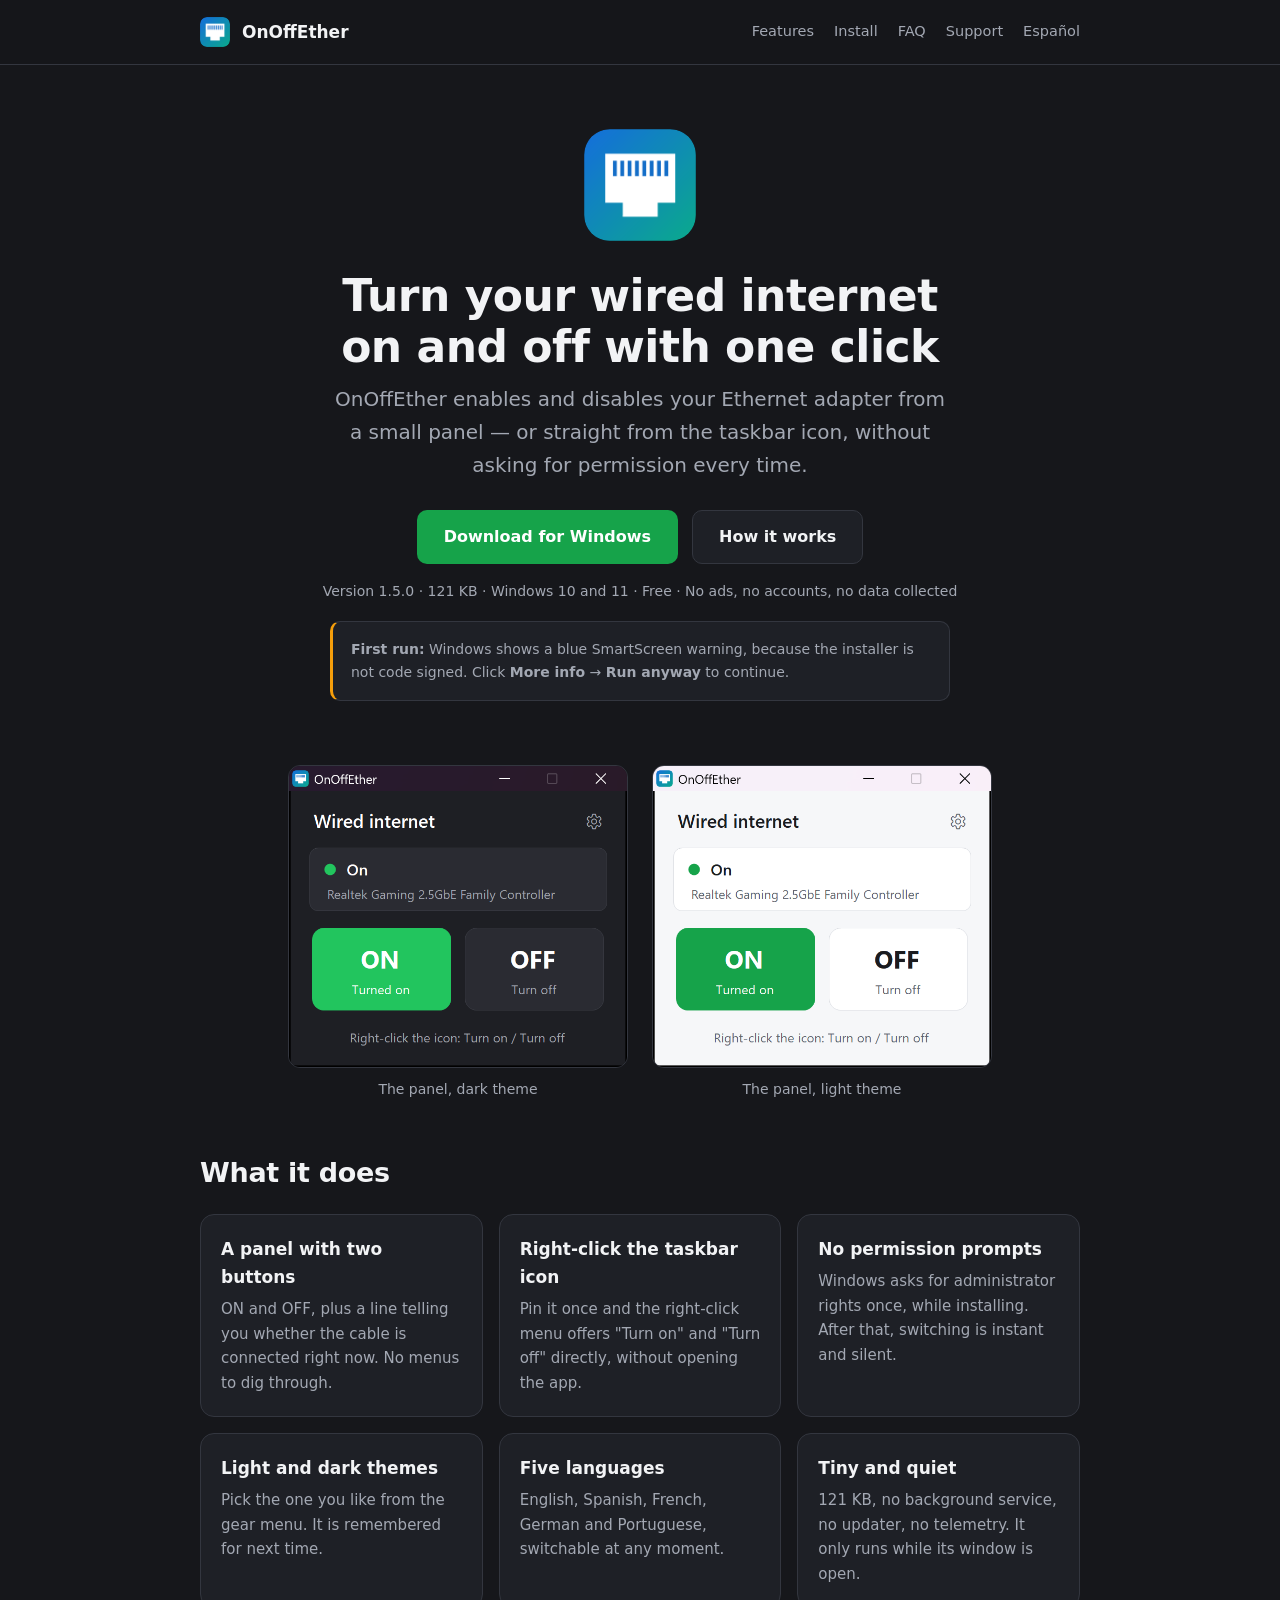
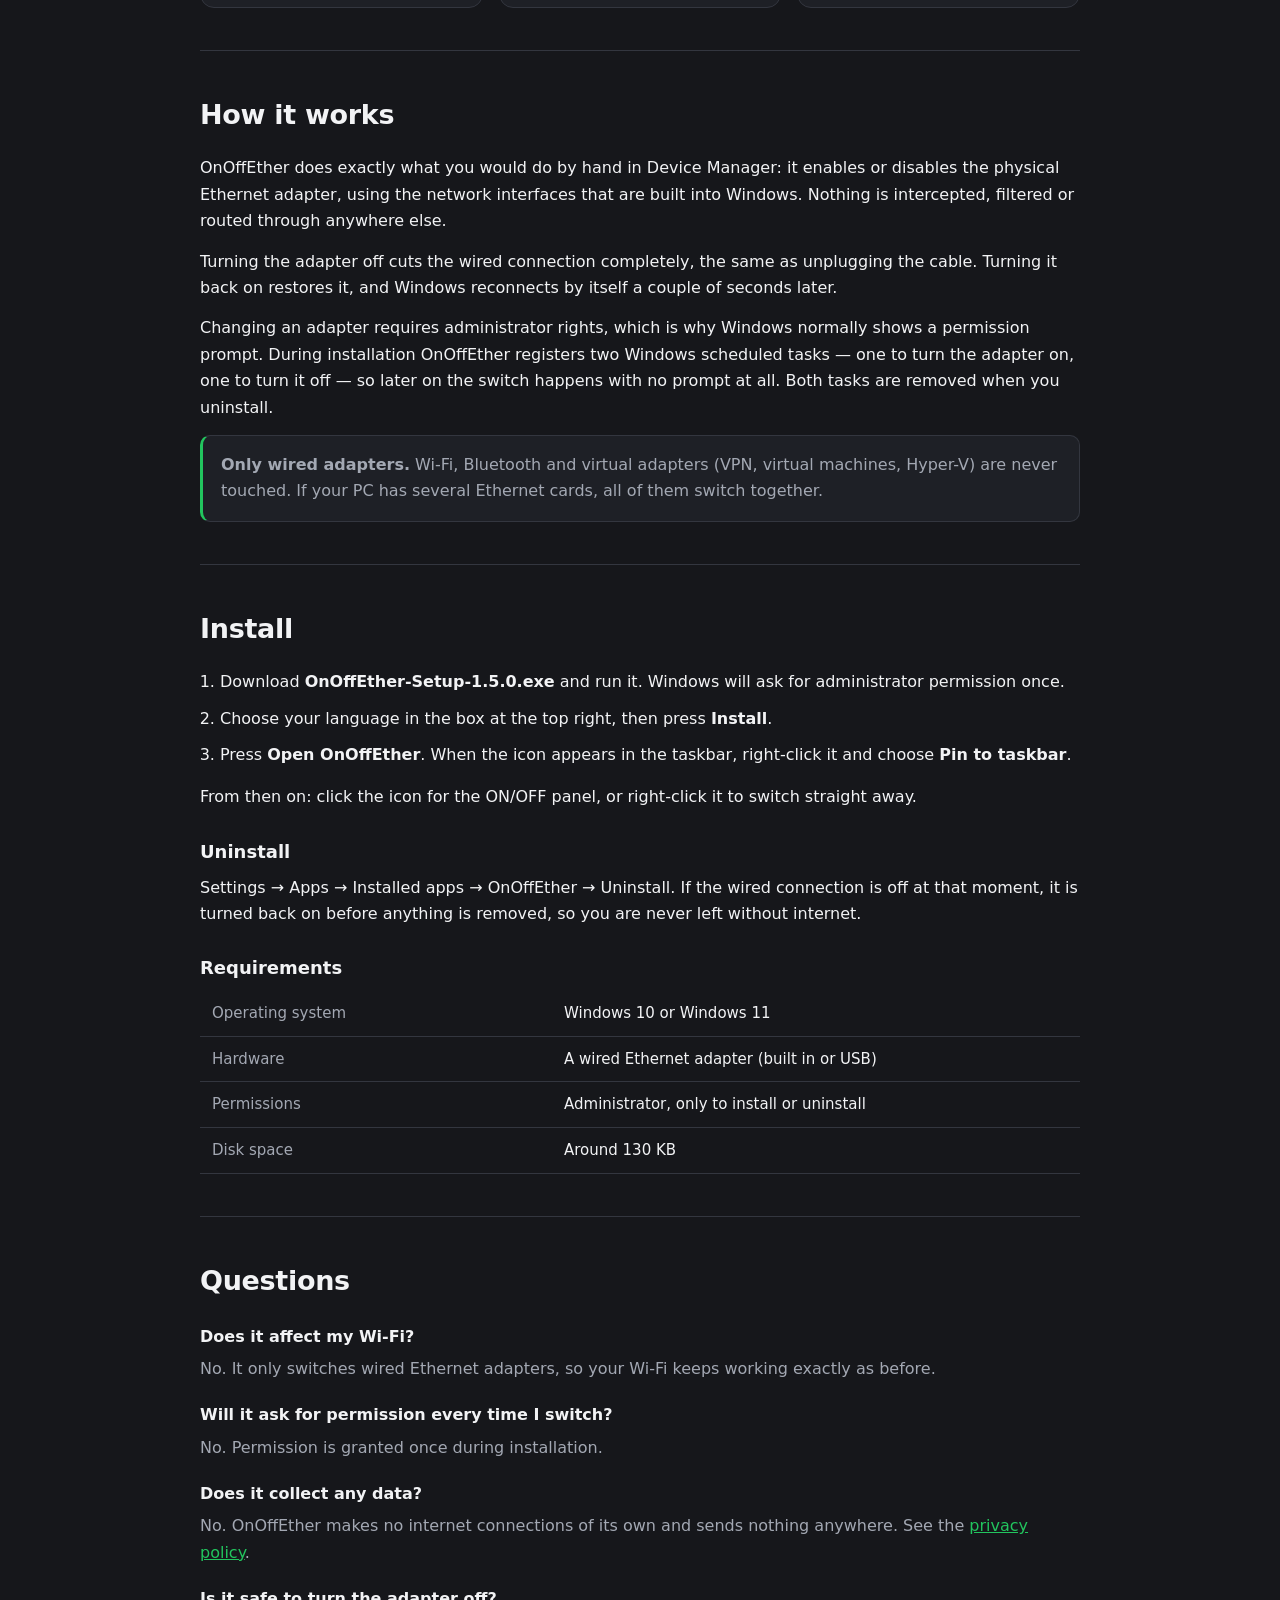
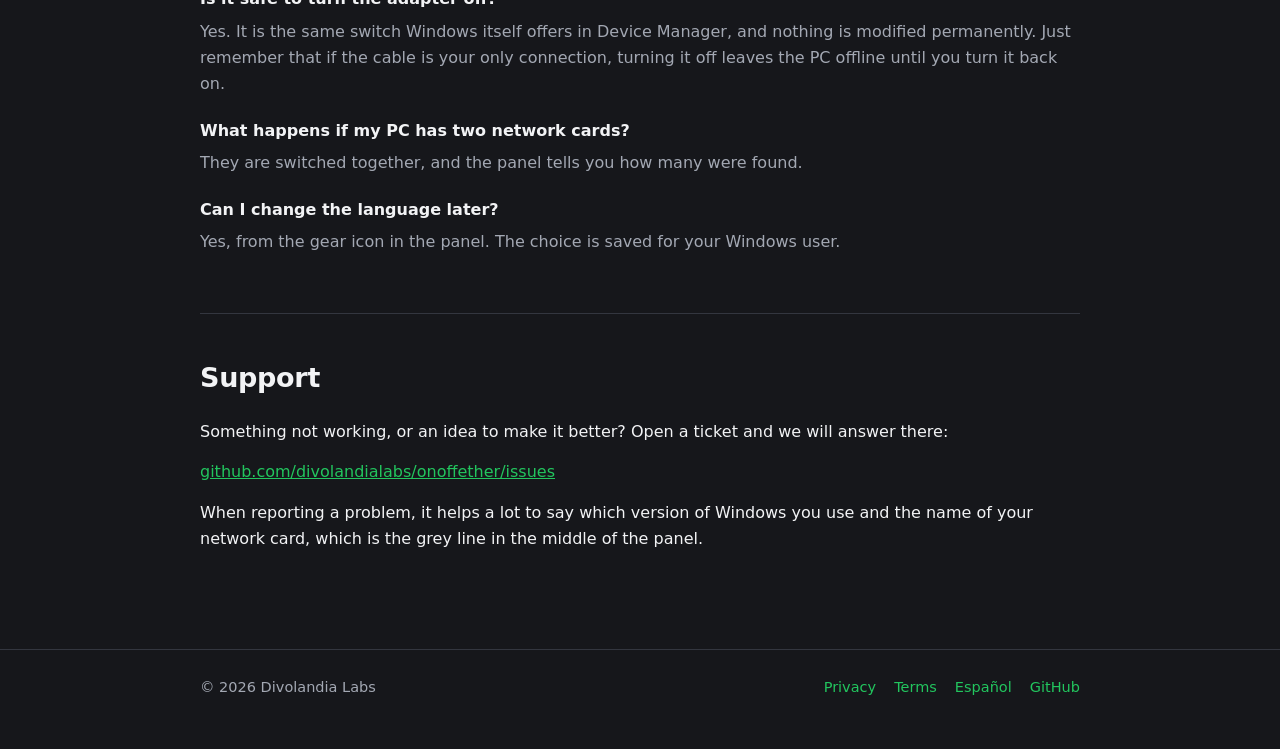
<file: index.html>
<!DOCTYPE html>
<html lang="en">
<head>
<meta charset="utf-8">
<meta name="viewport" content="width=device-width, initial-scale=1">
<title>OnOffEther — Turn your wired internet on and off with one click</title>
<meta name="description" content="OnOffEther is a tiny Windows app that turns your wired Ethernet connection on and off from a simple ON/OFF panel or straight from the taskbar icon.">
<link rel="icon" href="favicon.ico">
<link rel="stylesheet" href="style.css">
</head>
<body>

<header class="site">
  <div class="wrap">
    <img src="img/icon.png" alt="">
    <span class="name">OnOffEther</span>
    <nav>
      <a href="#features">Features</a>
      <a href="#install">Install</a>
      <a href="#faq">FAQ</a>
      <a href="#support">Support</a>
      <a href="es/">Español</a>
    </nav>
  </div>
</header>

<main class="wrap">

  <div class="hero">
    <img class="icon" src="img/icon.png" alt="OnOffEther icon">
    <h1>Turn your wired internet<br>on and off with one click</h1>
    <p class="tagline">OnOffEther enables and disables your Ethernet adapter from a small panel — or straight from the taskbar icon, without asking for permission every time.</p>
    <div class="actions">
      <a class="btn btn-primary" href="https://github.com/divolandialabs/onoffether/releases/latest">Download for Windows</a>
      <a class="btn btn-ghost" href="#how">How it works</a>
    </div>
    <p class="meta">Version 1.5.0 · 121 KB · Windows 10 and 11 · Free · No ads, no accounts, no data collected</p>
    <div class="note warn hero-note"><strong>First run:</strong> Windows shows a blue SmartScreen warning, because the installer is not code signed. Click <strong>More info</strong> → <strong>Run anyway</strong> to continue.</div>
  </div>

  <div class="shots">
    <figure>
      <img src="img/panel-dark.png" alt="The OnOffEther panel in dark theme showing the wired connection is on">
      <figcaption>The panel, dark theme</figcaption>
    </figure>
    <figure>
      <img src="img/panel-light.png" alt="The OnOffEther panel in light theme">
      <figcaption>The panel, light theme</figcaption>
    </figure>
  </div>

  <section id="features">
    <h2>What it does</h2>
    <div class="cards">
      <div class="card">
        <h3>A panel with two buttons</h3>
        <p>ON and OFF, plus a line telling you whether the cable is connected right now. No menus to dig through.</p>
      </div>
      <div class="card">
        <h3>Right-click the taskbar icon</h3>
        <p>Pin it once and the right-click menu offers "Turn on" and "Turn off" directly, without opening the app.</p>
      </div>
      <div class="card">
        <h3>No permission prompts</h3>
        <p>Windows asks for administrator rights once, while installing. After that, switching is instant and silent.</p>
      </div>
      <div class="card">
        <h3>Light and dark themes</h3>
        <p>Pick the one you like from the gear menu. It is remembered for next time.</p>
      </div>
      <div class="card">
        <h3>Five languages</h3>
        <p>English, Spanish, French, German and Portuguese, switchable at any moment.</p>
      </div>
      <div class="card">
        <h3>Tiny and quiet</h3>
        <p>121 KB, no background service, no updater, no telemetry. It only runs while its window is open.</p>
      </div>
    </div>
  </section>

  <section id="how">
    <h2>How it works</h2>
    <p>OnOffEther does exactly what you would do by hand in Device Manager: it enables or disables the physical Ethernet adapter, using the network interfaces that are built into Windows. Nothing is intercepted, filtered or routed through anywhere else.</p>
    <p>Turning the adapter off cuts the wired connection completely, the same as unplugging the cable. Turning it back on restores it, and Windows reconnects by itself a couple of seconds later.</p>
    <p>Changing an adapter requires administrator rights, which is why Windows normally shows a permission prompt. During installation OnOffEther registers two Windows scheduled tasks — one to turn the adapter on, one to turn it off — so later on the switch happens with no prompt at all. Both tasks are removed when you uninstall.</p>
    <div class="note">
      <strong>Only wired adapters.</strong> Wi-Fi, Bluetooth and virtual adapters (VPN, virtual machines, Hyper-V) are never touched. If your PC has several Ethernet cards, all of them switch together.
    </div>
  </section>

  <section id="install">
    <h2>Install</h2>
    <ol class="steps">
      <li>Download <strong>OnOffEther-Setup-1.5.0.exe</strong> and run it. Windows will ask for administrator permission once.</li>
      <li>Choose your language in the box at the top right, then press <strong>Install</strong>.</li>
      <li>Press <strong>Open OnOffEther</strong>. When the icon appears in the taskbar, right-click it and choose <strong>Pin to taskbar</strong>.</li>
    </ol>
    <p>From then on: click the icon for the ON/OFF panel, or right-click it to switch straight away.</p>

    <h3>Uninstall</h3>
    <p>Settings → Apps → Installed apps → OnOffEther → Uninstall. If the wired connection is off at that moment, it is turned back on before anything is removed, so you are never left without internet.</p>

    <h3>Requirements</h3>
    <table class="spec">
      <tr><th>Operating system</th><td>Windows 10 or Windows 11</td></tr>
      <tr><th>Hardware</th><td>A wired Ethernet adapter (built in or USB)</td></tr>
      <tr><th>Permissions</th><td>Administrator, only to install or uninstall</td></tr>
      <tr><th>Disk space</th><td>Around 130 KB</td></tr>
    </table>
  </section>

  <section id="faq">
    <h2>Questions</h2>
    <dl class="faq">
      <dt>Does it affect my Wi-Fi?</dt>
      <dd>No. It only switches wired Ethernet adapters, so your Wi-Fi keeps working exactly as before.</dd>

      <dt>Will it ask for permission every time I switch?</dt>
      <dd>No. Permission is granted once during installation.</dd>

      <dt>Does it collect any data?</dt>
      <dd>No. OnOffEther makes no internet connections of its own and sends nothing anywhere. See the <a href="privacy.html">privacy policy</a>.</dd>

      <dt>Is it safe to turn the adapter off?</dt>
      <dd>Yes. It is the same switch Windows itself offers in Device Manager, and nothing is modified permanently. Just remember that if the cable is your only connection, turning it off leaves the PC offline until you turn it back on.</dd>

      <dt>What happens if my PC has two network cards?</dt>
      <dd>They are switched together, and the panel tells you how many were found.</dd>

      <dt>Can I change the language later?</dt>
      <dd>Yes, from the gear icon in the panel. The choice is saved for your Windows user.</dd>
    </dl>
  </section>

  <section id="support">
    <h2>Support</h2>
    <p>Something not working, or an idea to make it better? Open a ticket and we will answer there:</p>
    <p><a href="https://github.com/divolandialabs/onoffether/issues">github.com/divolandialabs/onoffether/issues</a></p>
    <p>When reporting a problem, it helps a lot to say which version of Windows you use and the name of your network card, which is the grey line in the middle of the panel.</p>
  </section>

</main>

<footer class="site">
  <div class="wrap">
    <span>© 2026 Divolandia Labs</span>
    <nav>
      <a href="privacy.html">Privacy</a>
      <a href="terms.html">Terms</a>
      <a href="es/">Español</a>
      <a href="https://github.com/divolandialabs/onoffether">GitHub</a>
    </nav>
  </div>
</footer>

</body>
</html>
</file>
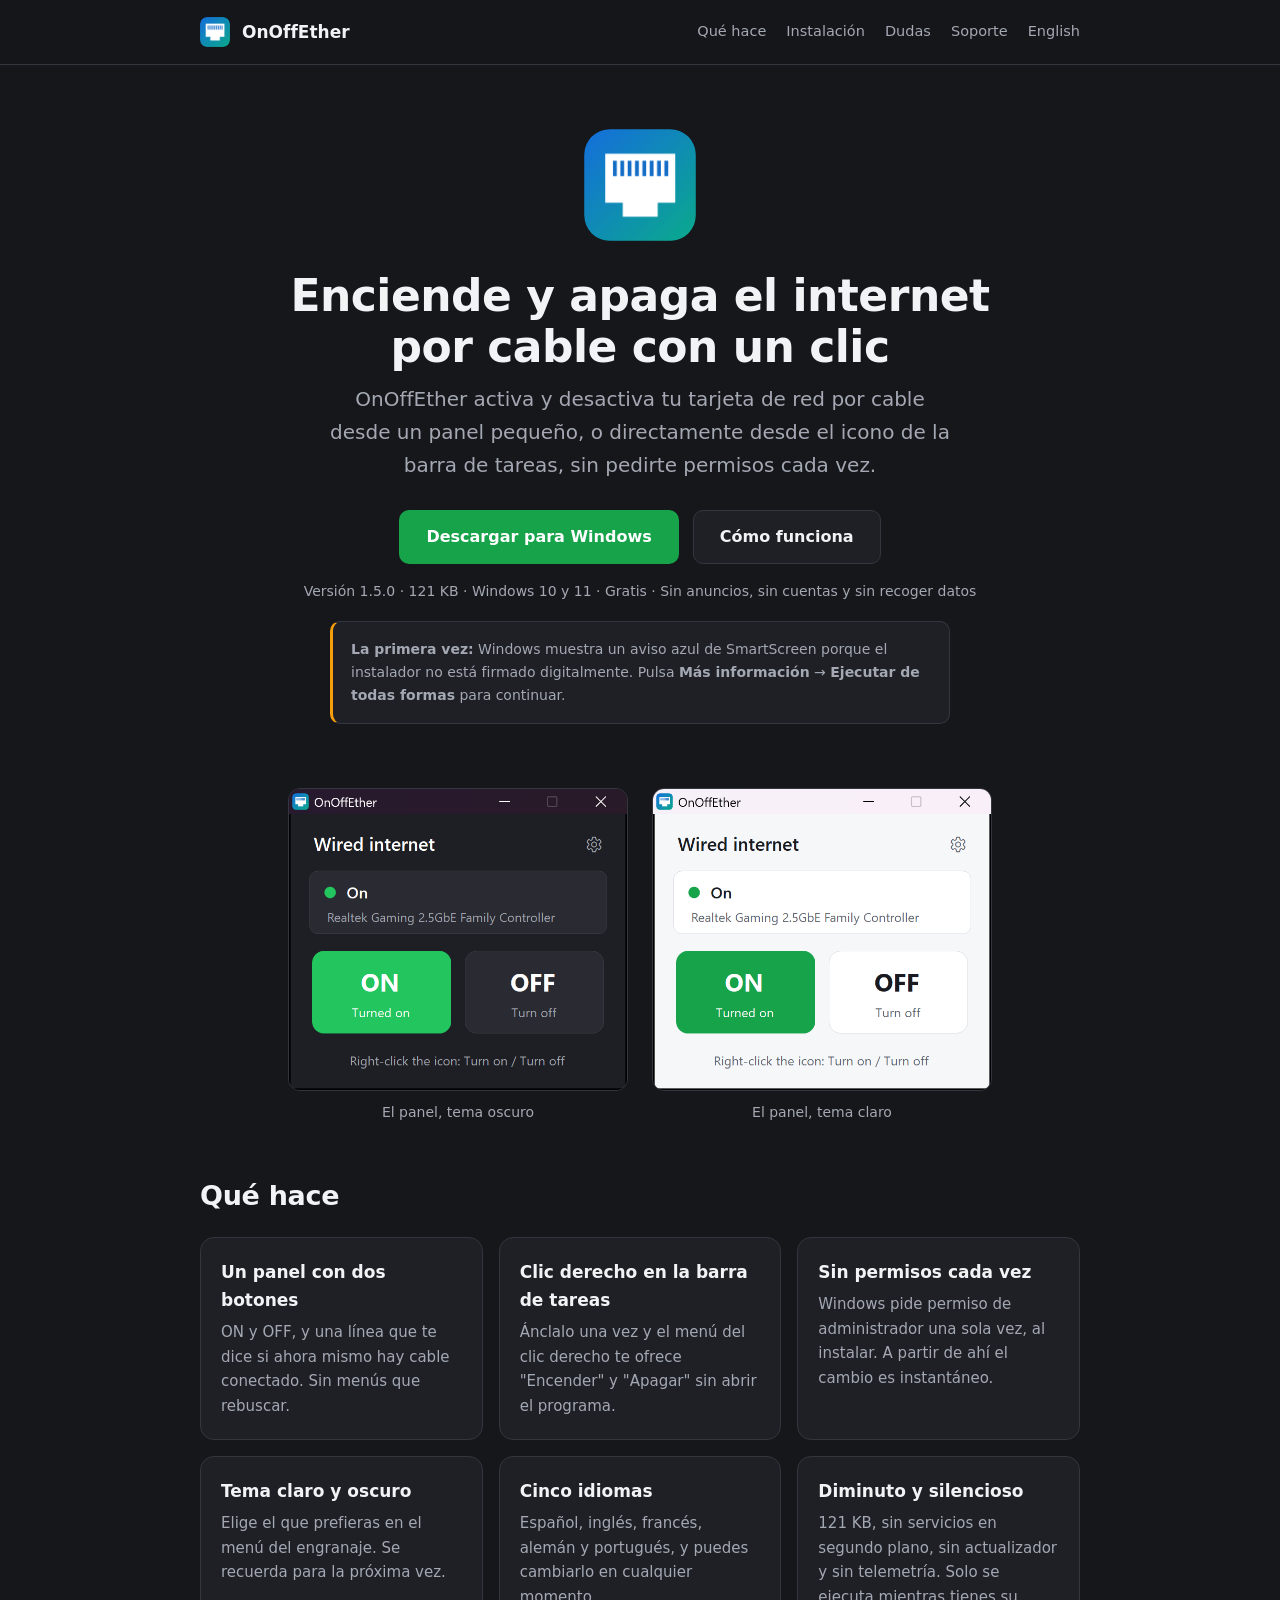
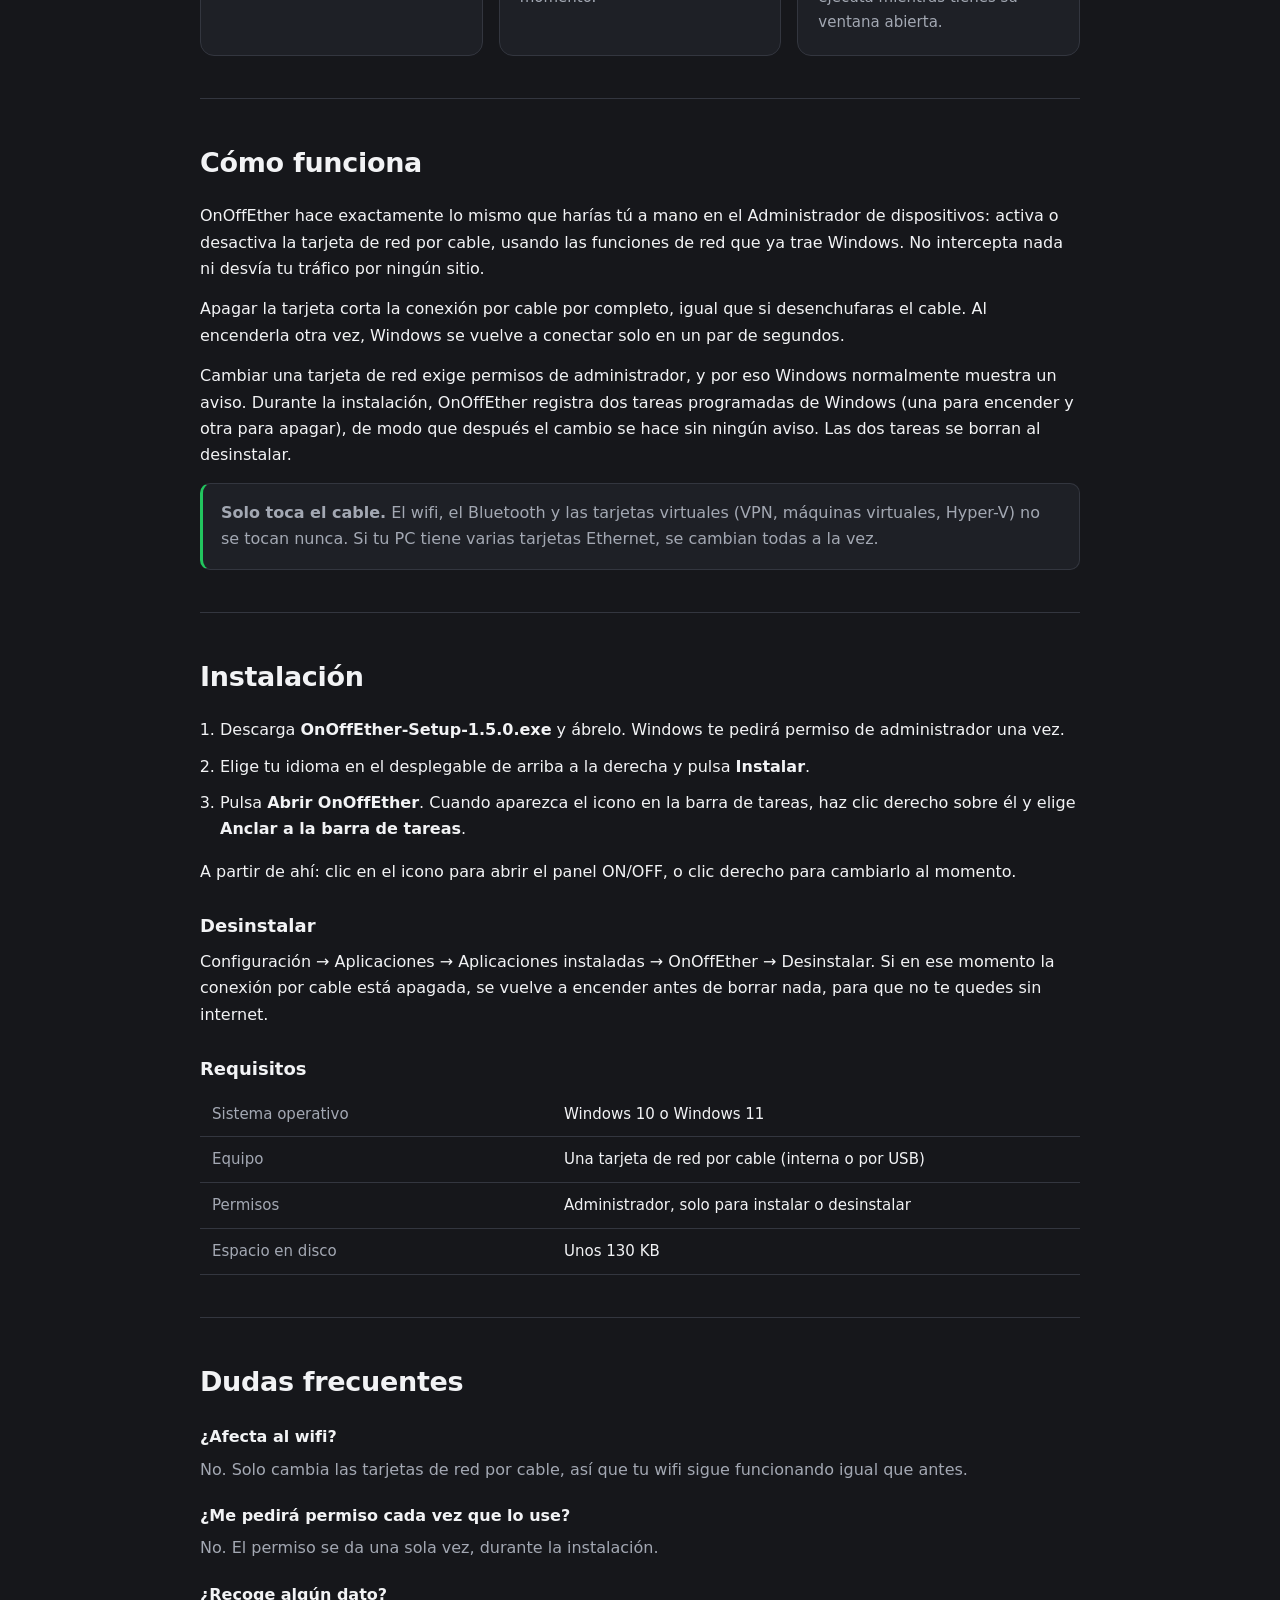
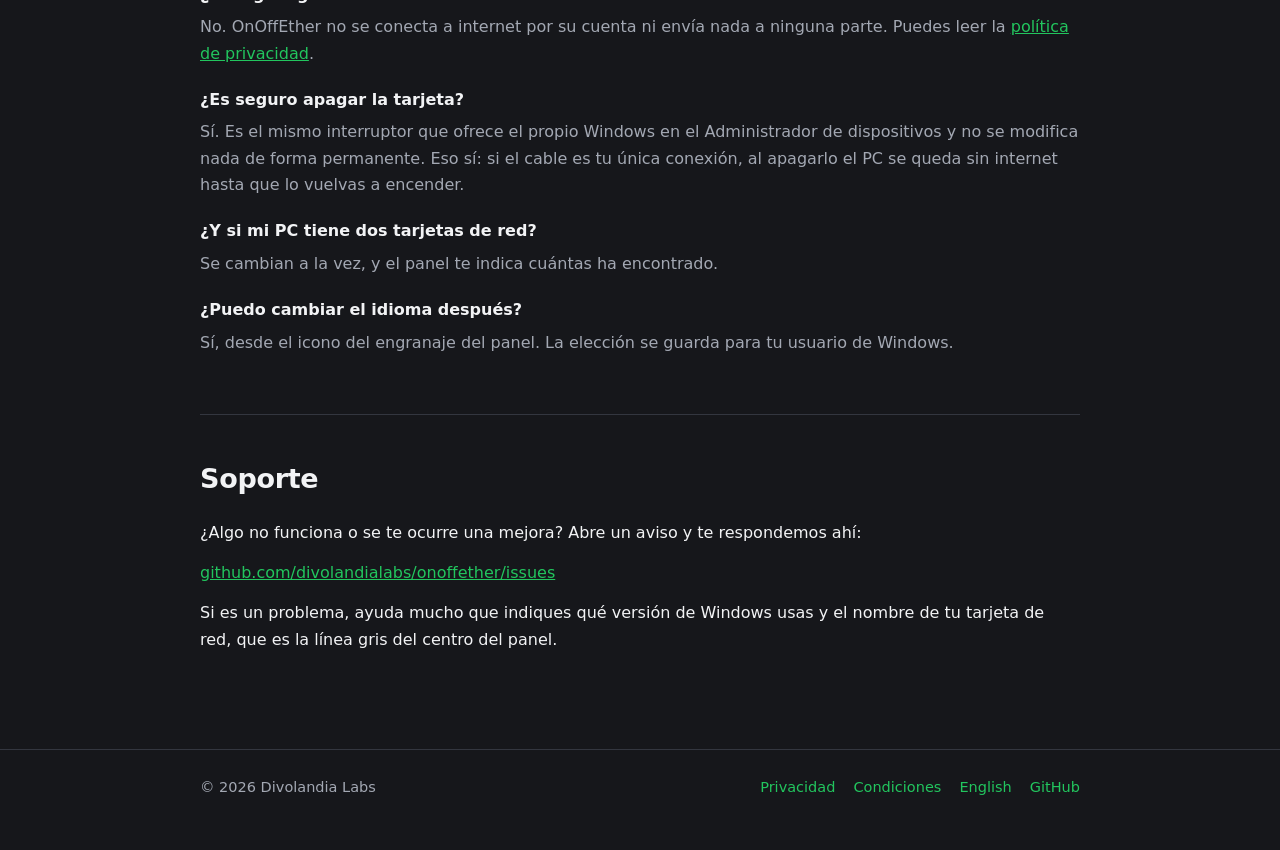
<file: es/index.html>
<!DOCTYPE html>
<html lang="es">
<head>
<meta charset="utf-8">
<meta name="viewport" content="width=device-width, initial-scale=1">
<title>OnOffEther — Enciende y apaga el internet por cable con un clic</title>
<meta name="description" content="OnOffEther es un programa diminuto para Windows que enciende y apaga la conexión por cable desde un panel con botones ON y OFF, o desde el propio icono de la barra de tareas.">
<link rel="icon" href="../favicon.ico">
<link rel="stylesheet" href="../style.css">
</head>
<body>

<header class="site">
  <div class="wrap">
    <img src="../img/icon.png" alt="">
    <span class="name">OnOffEther</span>
    <nav>
      <a href="#features">Qué hace</a>
      <a href="#install">Instalación</a>
      <a href="#faq">Dudas</a>
      <a href="#support">Soporte</a>
      <a href="../">English</a>
    </nav>
  </div>
</header>

<main class="wrap">

  <div class="hero">
    <img class="icon" src="../img/icon.png" alt="Icono de OnOffEther">
    <h1>Enciende y apaga el internet<br>por cable con un clic</h1>
    <p class="tagline">OnOffEther activa y desactiva tu tarjeta de red por cable desde un panel pequeño, o directamente desde el icono de la barra de tareas, sin pedirte permisos cada vez.</p>
    <div class="actions">
      <a class="btn btn-primary" href="https://github.com/divolandialabs/onoffether/releases/latest">Descargar para Windows</a>
      <a class="btn btn-ghost" href="#how">Cómo funciona</a>
    </div>
    <p class="meta">Versión 1.5.0 · 121 KB · Windows 10 y 11 · Gratis · Sin anuncios, sin cuentas y sin recoger datos</p>
    <div class="note warn hero-note"><strong>La primera vez:</strong> Windows muestra un aviso azul de SmartScreen porque el instalador no está firmado digitalmente. Pulsa <strong>Más información</strong> → <strong>Ejecutar de todas formas</strong> para continuar.</div>
  </div>

  <div class="shots">
    <figure>
      <img src="../img/panel-dark.png" alt="El panel de OnOffEther en tema oscuro indicando que la conexión por cable está encendida">
      <figcaption>El panel, tema oscuro</figcaption>
    </figure>
    <figure>
      <img src="../img/panel-light.png" alt="El panel de OnOffEther en tema claro">
      <figcaption>El panel, tema claro</figcaption>
    </figure>
  </div>

  <section id="features">
    <h2>Qué hace</h2>
    <div class="cards">
      <div class="card">
        <h3>Un panel con dos botones</h3>
        <p>ON y OFF, y una línea que te dice si ahora mismo hay cable conectado. Sin menús que rebuscar.</p>
      </div>
      <div class="card">
        <h3>Clic derecho en la barra de tareas</h3>
        <p>Ánclalo una vez y el menú del clic derecho te ofrece "Encender" y "Apagar" sin abrir el programa.</p>
      </div>
      <div class="card">
        <h3>Sin permisos cada vez</h3>
        <p>Windows pide permiso de administrador una sola vez, al instalar. A partir de ahí el cambio es instantáneo.</p>
      </div>
      <div class="card">
        <h3>Tema claro y oscuro</h3>
        <p>Elige el que prefieras en el menú del engranaje. Se recuerda para la próxima vez.</p>
      </div>
      <div class="card">
        <h3>Cinco idiomas</h3>
        <p>Español, inglés, francés, alemán y portugués, y puedes cambiarlo en cualquier momento.</p>
      </div>
      <div class="card">
        <h3>Diminuto y silencioso</h3>
        <p>121 KB, sin servicios en segundo plano, sin actualizador y sin telemetría. Solo se ejecuta mientras tienes su ventana abierta.</p>
      </div>
    </div>
  </section>

  <section id="how">
    <h2>Cómo funciona</h2>
    <p>OnOffEther hace exactamente lo mismo que harías tú a mano en el Administrador de dispositivos: activa o desactiva la tarjeta de red por cable, usando las funciones de red que ya trae Windows. No intercepta nada ni desvía tu tráfico por ningún sitio.</p>
    <p>Apagar la tarjeta corta la conexión por cable por completo, igual que si desenchufaras el cable. Al encenderla otra vez, Windows se vuelve a conectar solo en un par de segundos.</p>
    <p>Cambiar una tarjeta de red exige permisos de administrador, y por eso Windows normalmente muestra un aviso. Durante la instalación, OnOffEther registra dos tareas programadas de Windows (una para encender y otra para apagar), de modo que después el cambio se hace sin ningún aviso. Las dos tareas se borran al desinstalar.</p>
    <div class="note">
      <strong>Solo toca el cable.</strong> El wifi, el Bluetooth y las tarjetas virtuales (VPN, máquinas virtuales, Hyper-V) no se tocan nunca. Si tu PC tiene varias tarjetas Ethernet, se cambian todas a la vez.
    </div>
  </section>

  <section id="install">
    <h2>Instalación</h2>
    <ol class="steps">
      <li>Descarga <strong>OnOffEther-Setup-1.5.0.exe</strong> y ábrelo. Windows te pedirá permiso de administrador una vez.</li>
      <li>Elige tu idioma en el desplegable de arriba a la derecha y pulsa <strong>Instalar</strong>.</li>
      <li>Pulsa <strong>Abrir OnOffEther</strong>. Cuando aparezca el icono en la barra de tareas, haz clic derecho sobre él y elige <strong>Anclar a la barra de tareas</strong>.</li>
    </ol>
    <p>A partir de ahí: clic en el icono para abrir el panel ON/OFF, o clic derecho para cambiarlo al momento.</p>

    <h3>Desinstalar</h3>
    <p>Configuración → Aplicaciones → Aplicaciones instaladas → OnOffEther → Desinstalar. Si en ese momento la conexión por cable está apagada, se vuelve a encender antes de borrar nada, para que no te quedes sin internet.</p>

    <h3>Requisitos</h3>
    <table class="spec">
      <tr><th>Sistema operativo</th><td>Windows 10 o Windows 11</td></tr>
      <tr><th>Equipo</th><td>Una tarjeta de red por cable (interna o por USB)</td></tr>
      <tr><th>Permisos</th><td>Administrador, solo para instalar o desinstalar</td></tr>
      <tr><th>Espacio en disco</th><td>Unos 130 KB</td></tr>
    </table>
  </section>

  <section id="faq">
    <h2>Dudas frecuentes</h2>
    <dl class="faq">
      <dt>¿Afecta al wifi?</dt>
      <dd>No. Solo cambia las tarjetas de red por cable, así que tu wifi sigue funcionando igual que antes.</dd>

      <dt>¿Me pedirá permiso cada vez que lo use?</dt>
      <dd>No. El permiso se da una sola vez, durante la instalación.</dd>

      <dt>¿Recoge algún dato?</dt>
      <dd>No. OnOffEther no se conecta a internet por su cuenta ni envía nada a ninguna parte. Puedes leer la <a href="privacy.html">política de privacidad</a>.</dd>

      <dt>¿Es seguro apagar la tarjeta?</dt>
      <dd>Sí. Es el mismo interruptor que ofrece el propio Windows en el Administrador de dispositivos y no se modifica nada de forma permanente. Eso sí: si el cable es tu única conexión, al apagarlo el PC se queda sin internet hasta que lo vuelvas a encender.</dd>

      <dt>¿Y si mi PC tiene dos tarjetas de red?</dt>
      <dd>Se cambian a la vez, y el panel te indica cuántas ha encontrado.</dd>

      <dt>¿Puedo cambiar el idioma después?</dt>
      <dd>Sí, desde el icono del engranaje del panel. La elección se guarda para tu usuario de Windows.</dd>
    </dl>
  </section>

  <section id="support">
    <h2>Soporte</h2>
    <p>¿Algo no funciona o se te ocurre una mejora? Abre un aviso y te respondemos ahí:</p>
    <p><a href="https://github.com/divolandialabs/onoffether/issues">github.com/divolandialabs/onoffether/issues</a></p>
    <p>Si es un problema, ayuda mucho que indiques qué versión de Windows usas y el nombre de tu tarjeta de red, que es la línea gris del centro del panel.</p>
  </section>

</main>

<footer class="site">
  <div class="wrap">
    <span>© 2026 Divolandia Labs</span>
    <nav>
      <a href="privacy.html">Privacidad</a>
      <a href="terms.html">Condiciones</a>
      <a href="../">English</a>
      <a href="https://github.com/divolandialabs/onoffether">GitHub</a>
    </nav>
  </div>
</footer>

</body>
</html>
</file>
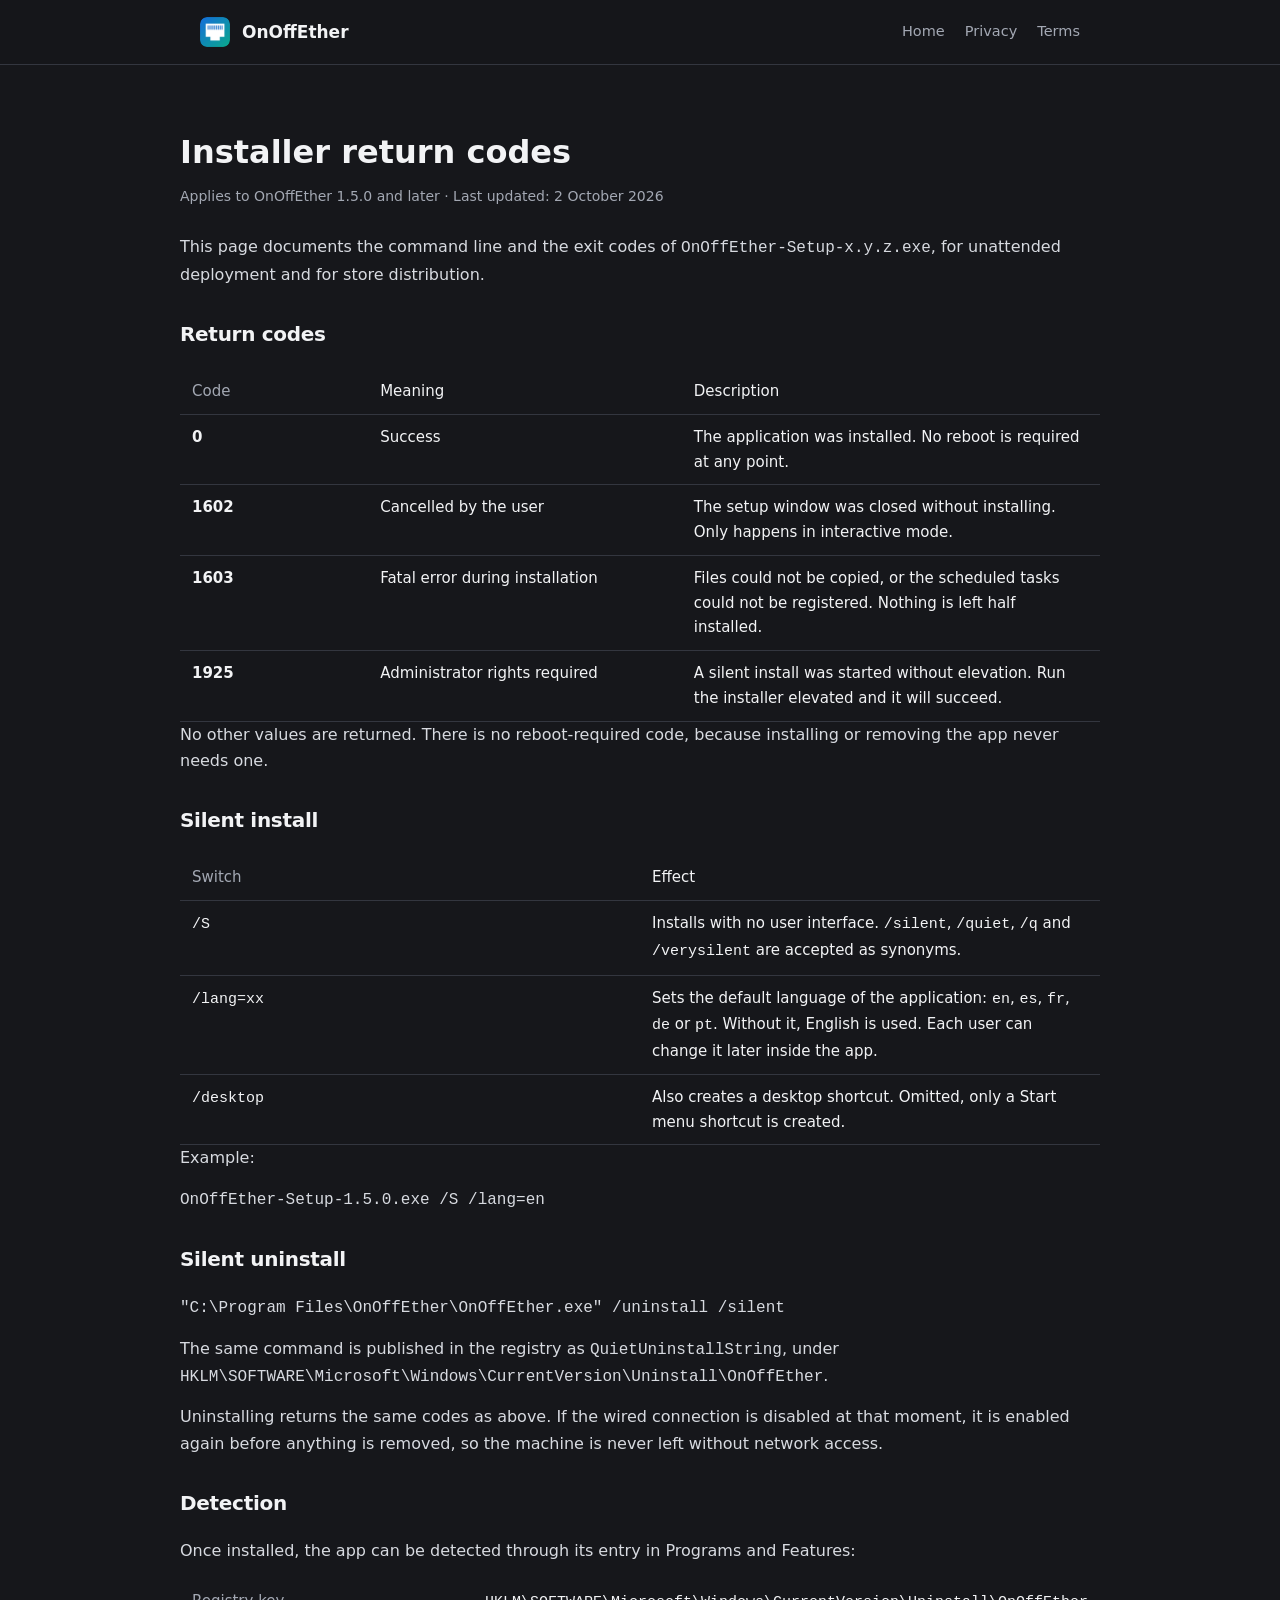
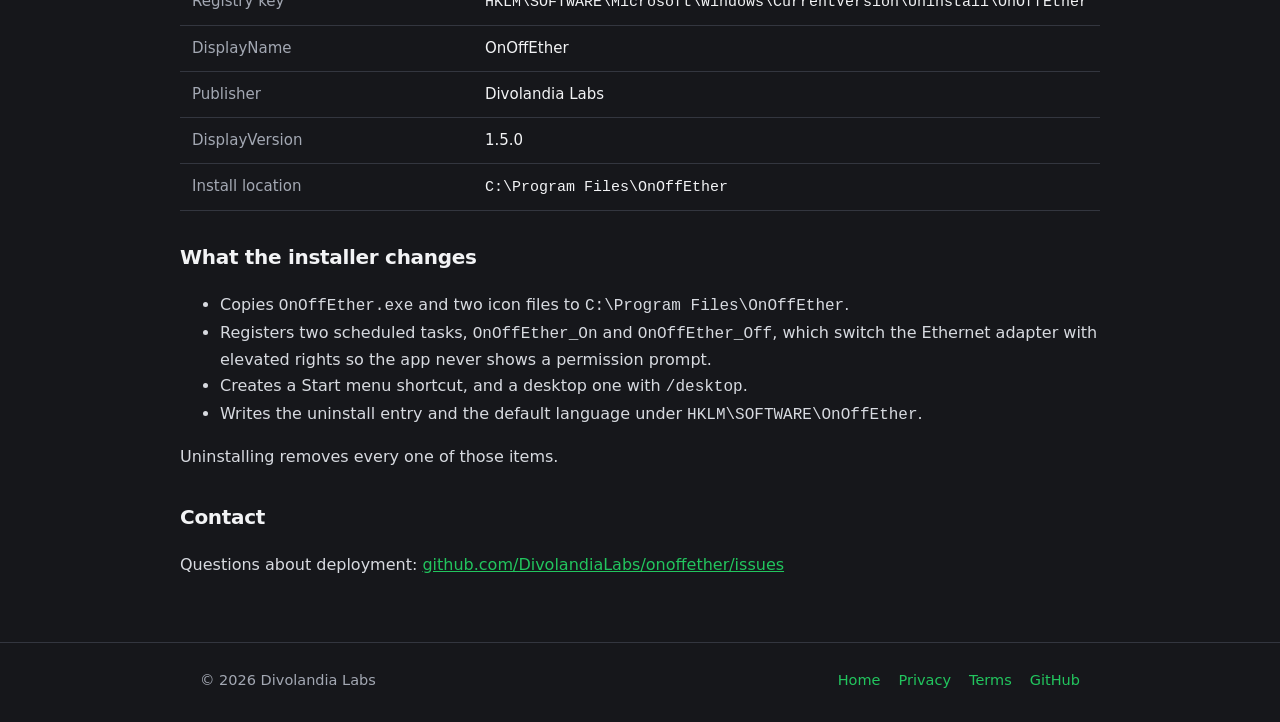
<file: exit-codes.html>
<!DOCTYPE html>
<html lang="en">
<head>
<meta charset="utf-8">
<meta name="viewport" content="width=device-width, initial-scale=1">
<title>Installer return codes — OnOffEther</title>
<meta name="description" content="Return codes, silent install switches and silent uninstall command for the OnOffEther installer.">
<link rel="icon" href="favicon.ico">
<link rel="stylesheet" href="style.css">
</head>
<body>

<header class="site">
  <div class="wrap">
    <img src="img/icon.png" alt="">
    <span class="name">OnOffEther</span>
    <nav>
      <a href="index.html">Home</a>
      <a href="privacy.html">Privacy</a>
      <a href="terms.html">Terms</a>
    </nav>
  </div>
</header>

<main class="wrap legal">
  <h1>Installer return codes</h1>
  <p class="updated">Applies to OnOffEther 1.5.0 and later · Last updated: 2 October 2026</p>

  <p>This page documents the command line and the exit codes of <code>OnOffEther-Setup-x.y.z.exe</code>, for unattended deployment and for store distribution.</p>

  <h2>Return codes</h2>
  <table class="spec">
    <tr><th style="width:18%">Code</th><th style="width:30%; color:var(--text)">Meaning</th><th style="color:var(--text)">Description</th></tr>
    <tr><td><strong>0</strong></td><td>Success</td><td>The application was installed. No reboot is required at any point.</td></tr>
    <tr><td><strong>1602</strong></td><td>Cancelled by the user</td><td>The setup window was closed without installing. Only happens in interactive mode.</td></tr>
    <tr><td><strong>1603</strong></td><td>Fatal error during installation</td><td>Files could not be copied, or the scheduled tasks could not be registered. Nothing is left half installed.</td></tr>
    <tr><td><strong>1925</strong></td><td>Administrator rights required</td><td>A silent install was started without elevation. Run the installer elevated and it will succeed.</td></tr>
  </table>
  <p>No other values are returned. There is no reboot-required code, because installing or removing the app never needs one.</p>

  <h2>Silent install</h2>
  <table class="spec">
    <tr><th>Switch</th><th style="color:var(--text)">Effect</th></tr>
    <tr><td><code>/S</code></td><td>Installs with no user interface. <code>/silent</code>, <code>/quiet</code>, <code>/q</code> and <code>/verysilent</code> are accepted as synonyms.</td></tr>
    <tr><td><code>/lang=xx</code></td><td>Sets the default language of the application: <code>en</code>, <code>es</code>, <code>fr</code>, <code>de</code> or <code>pt</code>. Without it, English is used. Each user can change it later inside the app.</td></tr>
    <tr><td><code>/desktop</code></td><td>Also creates a desktop shortcut. Omitted, only a Start menu shortcut is created.</td></tr>
  </table>

  <p>Example:</p>
  <p><code>OnOffEther-Setup-1.5.0.exe /S /lang=en</code></p>

  <h2>Silent uninstall</h2>
  <p><code>"C:\Program Files\OnOffEther\OnOffEther.exe" /uninstall /silent</code></p>
  <p>The same command is published in the registry as <code>QuietUninstallString</code>, under<br>
  <code>HKLM\SOFTWARE\Microsoft\Windows\CurrentVersion\Uninstall\OnOffEther</code>.</p>
  <p>Uninstalling returns the same codes as above. If the wired connection is disabled at that moment, it is enabled again before anything is removed, so the machine is never left without network access.</p>

  <h2>Detection</h2>
  <p>Once installed, the app can be detected through its entry in Programs and Features:</p>
  <table class="spec">
    <tr><th>Registry key</th><td><code>HKLM\SOFTWARE\Microsoft\Windows\CurrentVersion\Uninstall\OnOffEther</code></td></tr>
    <tr><th>DisplayName</th><td>OnOffEther</td></tr>
    <tr><th>Publisher</th><td>Divolandia Labs</td></tr>
    <tr><th>DisplayVersion</th><td>1.5.0</td></tr>
    <tr><th>Install location</th><td><code>C:\Program Files\OnOffEther</code></td></tr>
  </table>

  <h2>What the installer changes</h2>
  <ul>
    <li>Copies <code>OnOffEther.exe</code> and two icon files to <code>C:\Program Files\OnOffEther</code>.</li>
    <li>Registers two scheduled tasks, <code>OnOffEther_On</code> and <code>OnOffEther_Off</code>, which switch the Ethernet adapter with elevated rights so the app never shows a permission prompt.</li>
    <li>Creates a Start menu shortcut, and a desktop one with <code>/desktop</code>.</li>
    <li>Writes the uninstall entry and the default language under <code>HKLM\SOFTWARE\OnOffEther</code>.</li>
  </ul>
  <p>Uninstalling removes every one of those items.</p>

  <h2>Contact</h2>
  <p>Questions about deployment: <a href="https://github.com/DivolandiaLabs/onoffether/issues">github.com/DivolandiaLabs/onoffether/issues</a></p>
</main>

<footer class="site">
  <div class="wrap">
    <span>© 2026 Divolandia Labs</span>
    <nav>
      <a href="index.html">Home</a>
      <a href="privacy.html">Privacy</a>
      <a href="terms.html">Terms</a>
      <a href="https://github.com/DivolandiaLabs/onoffether">GitHub</a>
    </nav>
  </div>
</footer>

</body>
</html>
</file>
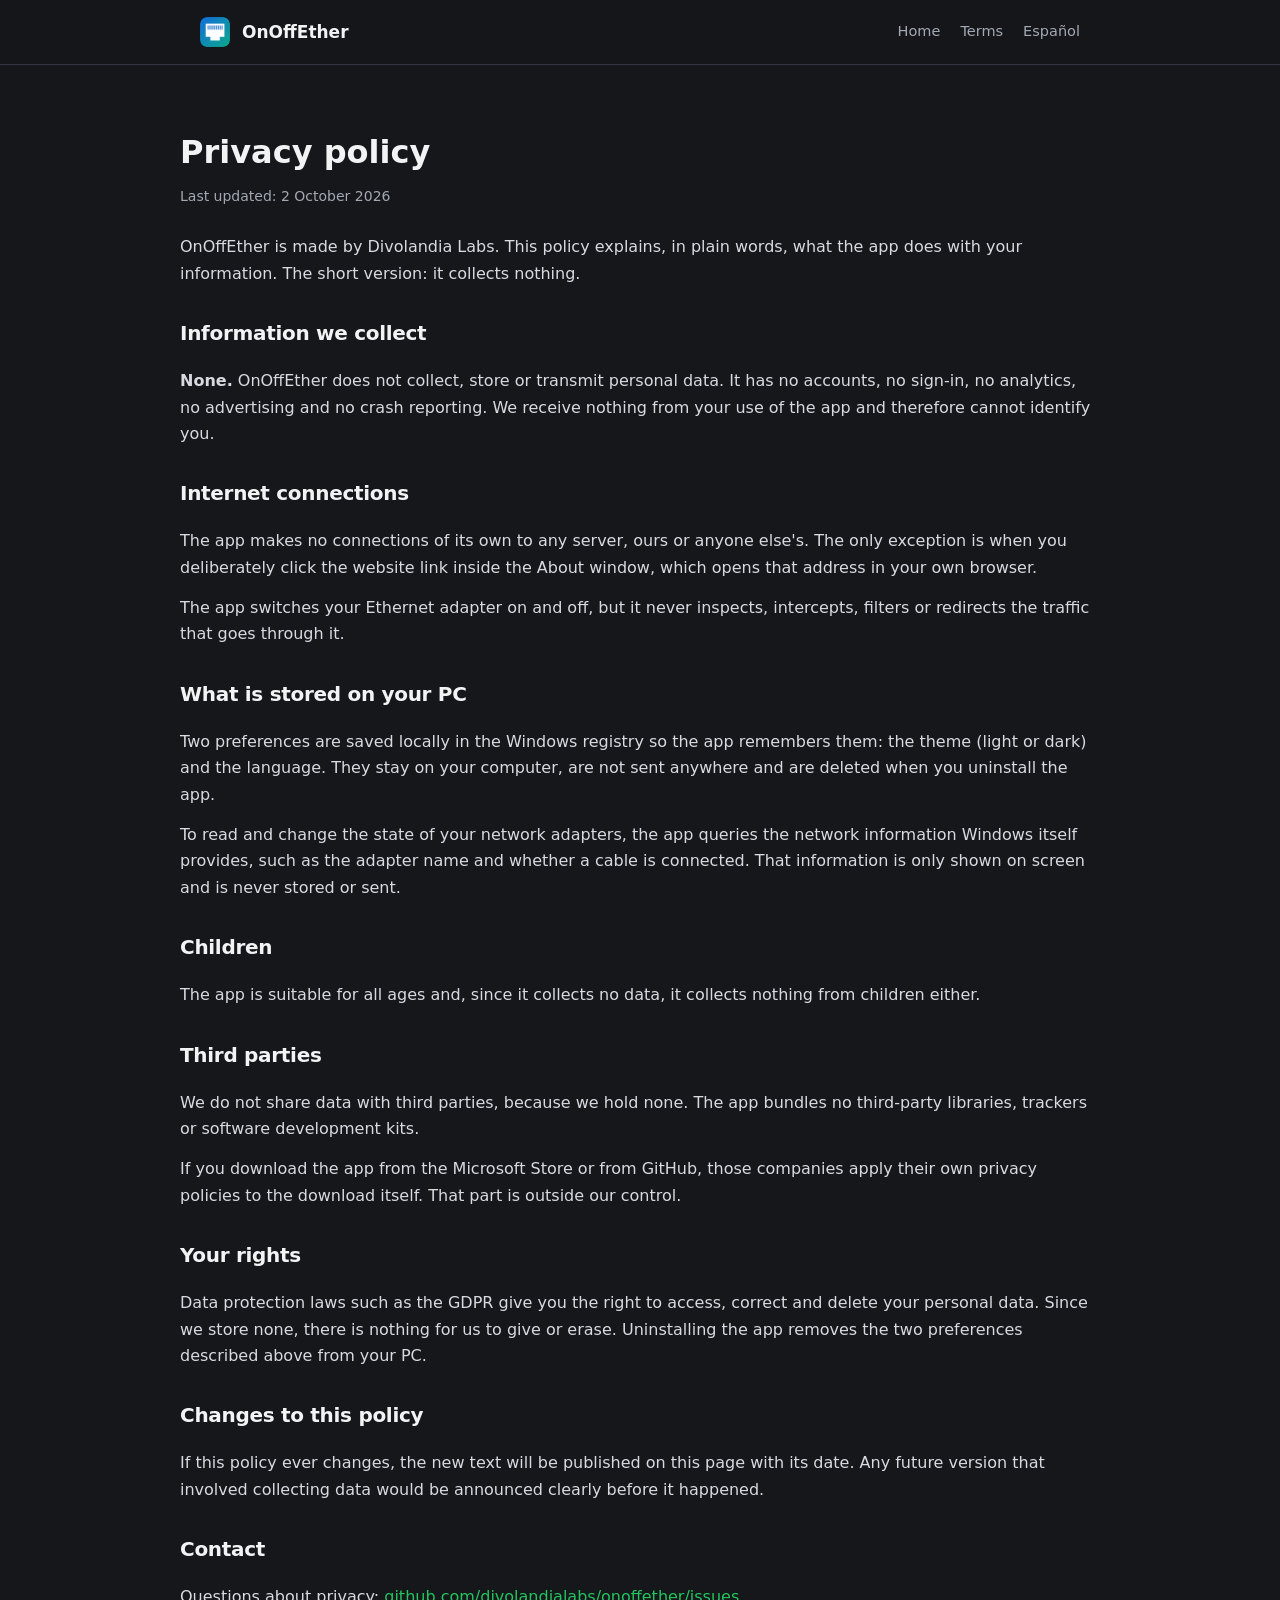
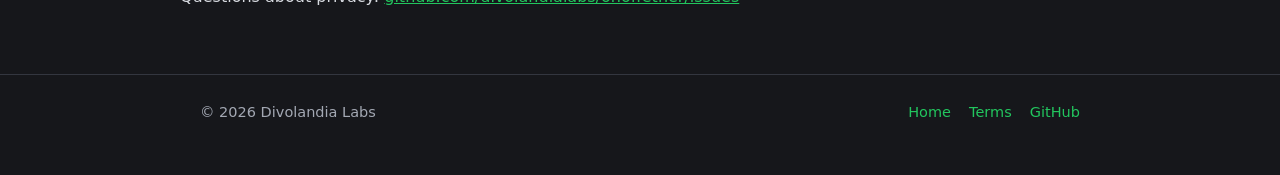
<file: privacy.html>
<!DOCTYPE html>
<html lang="en">
<head>
<meta charset="utf-8">
<meta name="viewport" content="width=device-width, initial-scale=1">
<title>Privacy policy — OnOffEther</title>
<meta name="description" content="OnOffEther privacy policy: the app collects no personal data and makes no internet connections.">
<link rel="icon" href="favicon.ico">
<link rel="stylesheet" href="style.css">
</head>
<body>

<header class="site">
  <div class="wrap">
    <img src="img/icon.png" alt="">
    <span class="name">OnOffEther</span>
    <nav>
      <a href="index.html">Home</a>
      <a href="terms.html">Terms</a>
      <a href="es/privacy.html">Español</a>
    </nav>
  </div>
</header>

<main class="wrap legal">
  <h1>Privacy policy</h1>
  <p class="updated">Last updated: 2 October 2026</p>

  <p>OnOffEther is made by Divolandia Labs. This policy explains, in plain words, what the app does with your information. The short version: it collects nothing.</p>

  <h2>Information we collect</h2>
  <p><strong>None.</strong> OnOffEther does not collect, store or transmit personal data. It has no accounts, no sign-in, no analytics, no advertising and no crash reporting. We receive nothing from your use of the app and therefore cannot identify you.</p>

  <h2>Internet connections</h2>
  <p>The app makes no connections of its own to any server, ours or anyone else's. The only exception is when you deliberately click the website link inside the About window, which opens that address in your own browser.</p>
  <p>The app switches your Ethernet adapter on and off, but it never inspects, intercepts, filters or redirects the traffic that goes through it.</p>

  <h2>What is stored on your PC</h2>
  <p>Two preferences are saved locally in the Windows registry so the app remembers them: the theme (light or dark) and the language. They stay on your computer, are not sent anywhere and are deleted when you uninstall the app.</p>
  <p>To read and change the state of your network adapters, the app queries the network information Windows itself provides, such as the adapter name and whether a cable is connected. That information is only shown on screen and is never stored or sent.</p>

  <h2>Children</h2>
  <p>The app is suitable for all ages and, since it collects no data, it collects nothing from children either.</p>

  <h2>Third parties</h2>
  <p>We do not share data with third parties, because we hold none. The app bundles no third-party libraries, trackers or software development kits.</p>
  <p>If you download the app from the Microsoft Store or from GitHub, those companies apply their own privacy policies to the download itself. That part is outside our control.</p>

  <h2>Your rights</h2>
  <p>Data protection laws such as the GDPR give you the right to access, correct and delete your personal data. Since we store none, there is nothing for us to give or erase. Uninstalling the app removes the two preferences described above from your PC.</p>

  <h2>Changes to this policy</h2>
  <p>If this policy ever changes, the new text will be published on this page with its date. Any future version that involved collecting data would be announced clearly before it happened.</p>

  <h2>Contact</h2>
  <p>Questions about privacy: <a href="https://github.com/divolandialabs/onoffether/issues">github.com/divolandialabs/onoffether/issues</a></p>
</main>

<footer class="site">
  <div class="wrap">
    <span>© 2026 Divolandia Labs</span>
    <nav>
      <a href="index.html">Home</a>
      <a href="terms.html">Terms</a>
      <a href="https://github.com/divolandialabs/onoffether">GitHub</a>
    </nav>
  </div>
</footer>

</body>
</html>
</file>
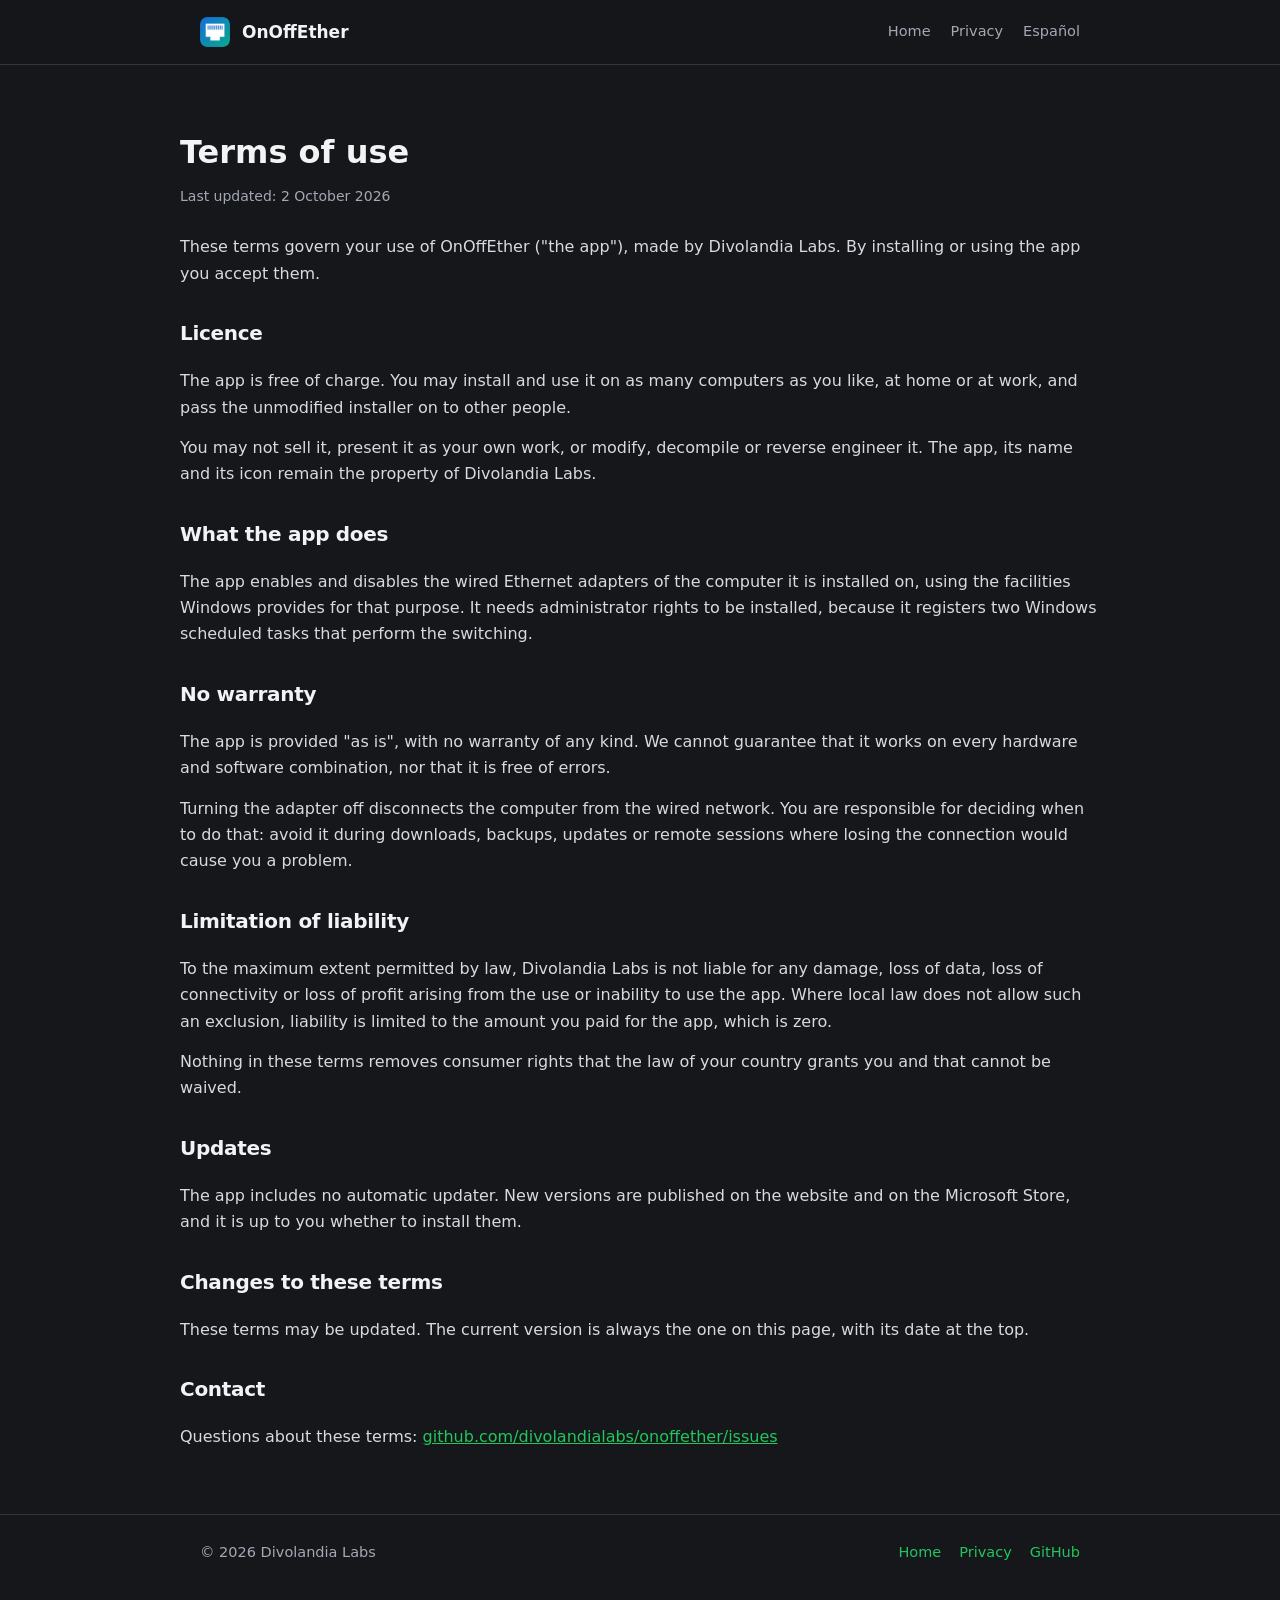
<file: terms.html>
<!DOCTYPE html>
<html lang="en">
<head>
<meta charset="utf-8">
<meta name="viewport" content="width=device-width, initial-scale=1">
<title>Terms of use — OnOffEther</title>
<meta name="description" content="Terms of use for OnOffEther, a free Windows app by Divolandia Labs.">
<link rel="icon" href="favicon.ico">
<link rel="stylesheet" href="style.css">
</head>
<body>

<header class="site">
  <div class="wrap">
    <img src="img/icon.png" alt="">
    <span class="name">OnOffEther</span>
    <nav>
      <a href="index.html">Home</a>
      <a href="privacy.html">Privacy</a>
      <a href="es/terms.html">Español</a>
    </nav>
  </div>
</header>

<main class="wrap legal">
  <h1>Terms of use</h1>
  <p class="updated">Last updated: 2 October 2026</p>

  <p>These terms govern your use of OnOffEther ("the app"), made by Divolandia Labs. By installing or using the app you accept them.</p>

  <h2>Licence</h2>
  <p>The app is free of charge. You may install and use it on as many computers as you like, at home or at work, and pass the unmodified installer on to other people.</p>
  <p>You may not sell it, present it as your own work, or modify, decompile or reverse engineer it. The app, its name and its icon remain the property of Divolandia Labs.</p>

  <h2>What the app does</h2>
  <p>The app enables and disables the wired Ethernet adapters of the computer it is installed on, using the facilities Windows provides for that purpose. It needs administrator rights to be installed, because it registers two Windows scheduled tasks that perform the switching.</p>

  <h2>No warranty</h2>
  <p>The app is provided "as is", with no warranty of any kind. We cannot guarantee that it works on every hardware and software combination, nor that it is free of errors.</p>
  <p>Turning the adapter off disconnects the computer from the wired network. You are responsible for deciding when to do that: avoid it during downloads, backups, updates or remote sessions where losing the connection would cause you a problem.</p>

  <h2>Limitation of liability</h2>
  <p>To the maximum extent permitted by law, Divolandia Labs is not liable for any damage, loss of data, loss of connectivity or loss of profit arising from the use or inability to use the app. Where local law does not allow such an exclusion, liability is limited to the amount you paid for the app, which is zero.</p>
  <p>Nothing in these terms removes consumer rights that the law of your country grants you and that cannot be waived.</p>

  <h2>Updates</h2>
  <p>The app includes no automatic updater. New versions are published on the website and on the Microsoft Store, and it is up to you whether to install them.</p>

  <h2>Changes to these terms</h2>
  <p>These terms may be updated. The current version is always the one on this page, with its date at the top.</p>

  <h2>Contact</h2>
  <p>Questions about these terms: <a href="https://github.com/divolandialabs/onoffether/issues">github.com/divolandialabs/onoffether/issues</a></p>
</main>

<footer class="site">
  <div class="wrap">
    <span>© 2026 Divolandia Labs</span>
    <nav>
      <a href="index.html">Home</a>
      <a href="privacy.html">Privacy</a>
      <a href="https://github.com/divolandialabs/onoffether">GitHub</a>
    </nav>
  </div>
</footer>

</body>
</html>
</file>
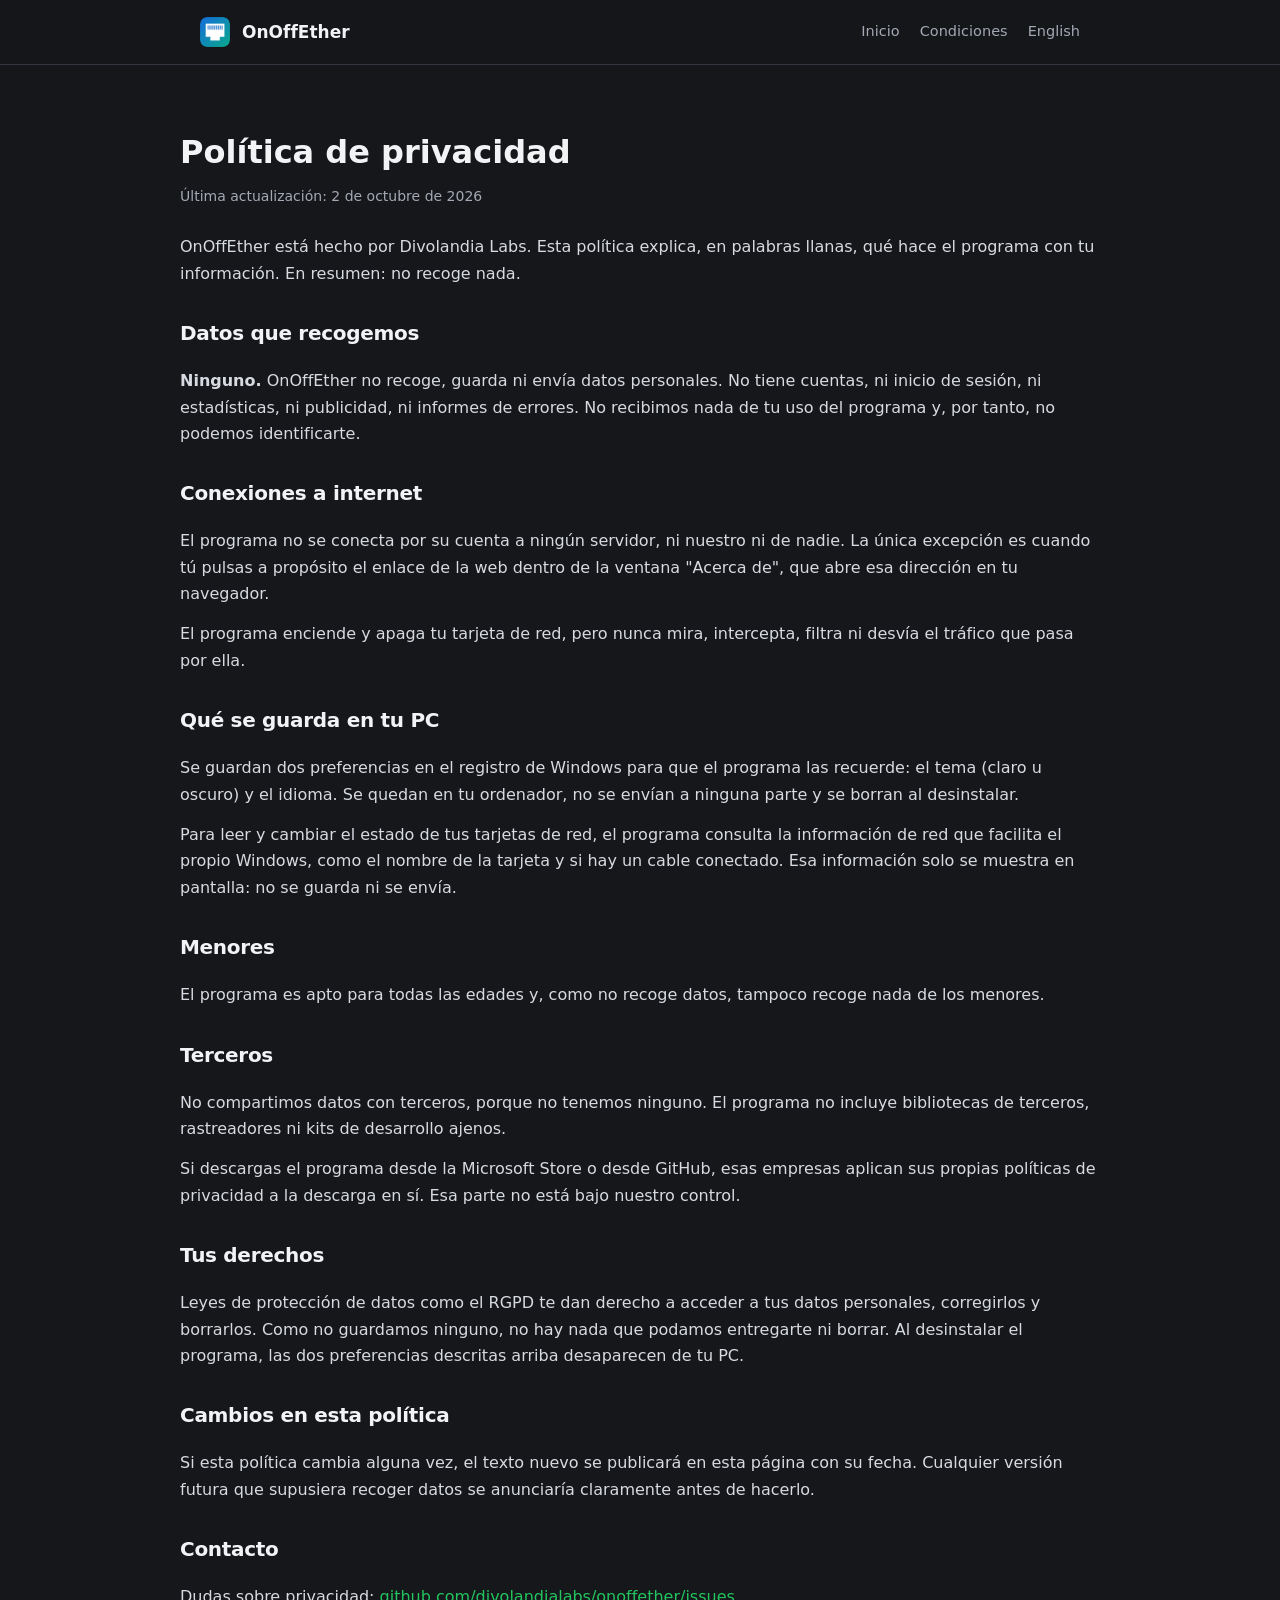
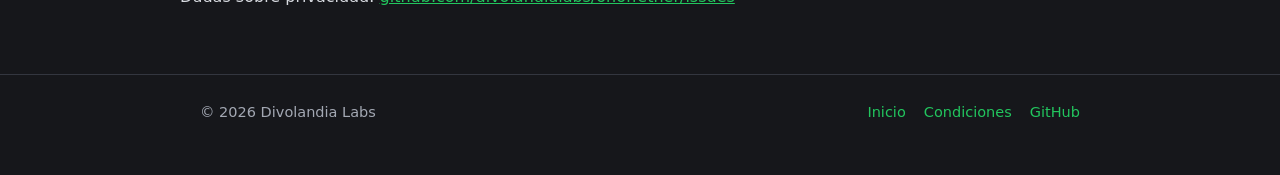
<file: es/privacy.html>
<!DOCTYPE html>
<html lang="es">
<head>
<meta charset="utf-8">
<meta name="viewport" content="width=device-width, initial-scale=1">
<title>Política de privacidad — OnOffEther</title>
<meta name="description" content="Política de privacidad de OnOffEther: el programa no recoge datos personales ni se conecta a internet.">
<link rel="icon" href="../favicon.ico">
<link rel="stylesheet" href="../style.css">
</head>
<body>

<header class="site">
  <div class="wrap">
    <img src="../img/icon.png" alt="">
    <span class="name">OnOffEther</span>
    <nav>
      <a href="index.html">Inicio</a>
      <a href="terms.html">Condiciones</a>
      <a href="../privacy.html">English</a>
    </nav>
  </div>
</header>

<main class="wrap legal">
  <h1>Política de privacidad</h1>
  <p class="updated">Última actualización: 2 de octubre de 2026</p>

  <p>OnOffEther está hecho por Divolandia Labs. Esta política explica, en palabras llanas, qué hace el programa con tu información. En resumen: no recoge nada.</p>

  <h2>Datos que recogemos</h2>
  <p><strong>Ninguno.</strong> OnOffEther no recoge, guarda ni envía datos personales. No tiene cuentas, ni inicio de sesión, ni estadísticas, ni publicidad, ni informes de errores. No recibimos nada de tu uso del programa y, por tanto, no podemos identificarte.</p>

  <h2>Conexiones a internet</h2>
  <p>El programa no se conecta por su cuenta a ningún servidor, ni nuestro ni de nadie. La única excepción es cuando tú pulsas a propósito el enlace de la web dentro de la ventana "Acerca de", que abre esa dirección en tu navegador.</p>
  <p>El programa enciende y apaga tu tarjeta de red, pero nunca mira, intercepta, filtra ni desvía el tráfico que pasa por ella.</p>

  <h2>Qué se guarda en tu PC</h2>
  <p>Se guardan dos preferencias en el registro de Windows para que el programa las recuerde: el tema (claro u oscuro) y el idioma. Se quedan en tu ordenador, no se envían a ninguna parte y se borran al desinstalar.</p>
  <p>Para leer y cambiar el estado de tus tarjetas de red, el programa consulta la información de red que facilita el propio Windows, como el nombre de la tarjeta y si hay un cable conectado. Esa información solo se muestra en pantalla: no se guarda ni se envía.</p>

  <h2>Menores</h2>
  <p>El programa es apto para todas las edades y, como no recoge datos, tampoco recoge nada de los menores.</p>

  <h2>Terceros</h2>
  <p>No compartimos datos con terceros, porque no tenemos ninguno. El programa no incluye bibliotecas de terceros, rastreadores ni kits de desarrollo ajenos.</p>
  <p>Si descargas el programa desde la Microsoft Store o desde GitHub, esas empresas aplican sus propias políticas de privacidad a la descarga en sí. Esa parte no está bajo nuestro control.</p>

  <h2>Tus derechos</h2>
  <p>Leyes de protección de datos como el RGPD te dan derecho a acceder a tus datos personales, corregirlos y borrarlos. Como no guardamos ninguno, no hay nada que podamos entregarte ni borrar. Al desinstalar el programa, las dos preferencias descritas arriba desaparecen de tu PC.</p>

  <h2>Cambios en esta política</h2>
  <p>Si esta política cambia alguna vez, el texto nuevo se publicará en esta página con su fecha. Cualquier versión futura que supusiera recoger datos se anunciaría claramente antes de hacerlo.</p>

  <h2>Contacto</h2>
  <p>Dudas sobre privacidad: <a href="https://github.com/divolandialabs/onoffether/issues">github.com/divolandialabs/onoffether/issues</a></p>
</main>

<footer class="site">
  <div class="wrap">
    <span>© 2026 Divolandia Labs</span>
    <nav>
      <a href="index.html">Inicio</a>
      <a href="terms.html">Condiciones</a>
      <a href="https://github.com/divolandialabs/onoffether">GitHub</a>
    </nav>
  </div>
</footer>

</body>
</html>
</file>
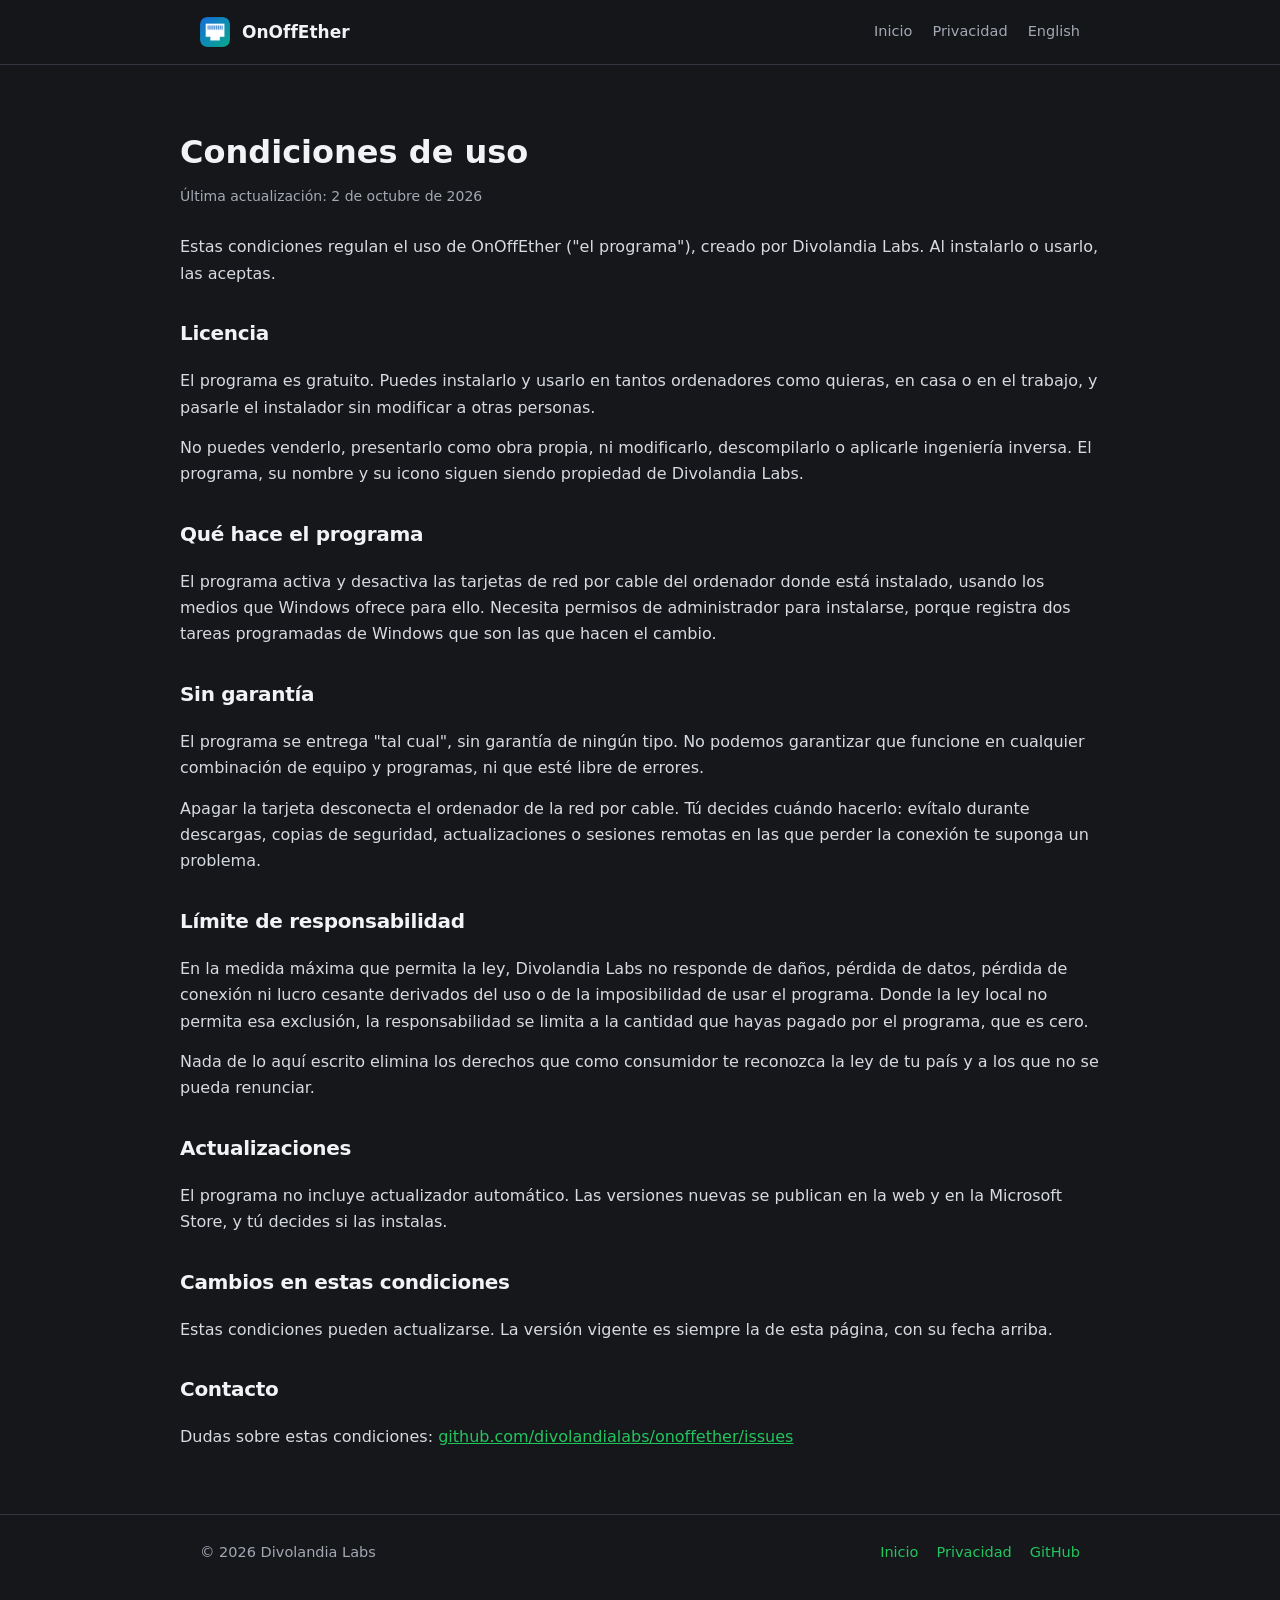
<file: es/terms.html>
<!DOCTYPE html>
<html lang="es">
<head>
<meta charset="utf-8">
<meta name="viewport" content="width=device-width, initial-scale=1">
<title>Condiciones de uso — OnOffEther</title>
<meta name="description" content="Condiciones de uso de OnOffEther, un programa gratuito para Windows de Divolandia Labs.">
<link rel="icon" href="../favicon.ico">
<link rel="stylesheet" href="../style.css">
</head>
<body>

<header class="site">
  <div class="wrap">
    <img src="../img/icon.png" alt="">
    <span class="name">OnOffEther</span>
    <nav>
      <a href="index.html">Inicio</a>
      <a href="privacy.html">Privacidad</a>
      <a href="../terms.html">English</a>
    </nav>
  </div>
</header>

<main class="wrap legal">
  <h1>Condiciones de uso</h1>
  <p class="updated">Última actualización: 2 de octubre de 2026</p>

  <p>Estas condiciones regulan el uso de OnOffEther ("el programa"), creado por Divolandia Labs. Al instalarlo o usarlo, las aceptas.</p>

  <h2>Licencia</h2>
  <p>El programa es gratuito. Puedes instalarlo y usarlo en tantos ordenadores como quieras, en casa o en el trabajo, y pasarle el instalador sin modificar a otras personas.</p>
  <p>No puedes venderlo, presentarlo como obra propia, ni modificarlo, descompilarlo o aplicarle ingeniería inversa. El programa, su nombre y su icono siguen siendo propiedad de Divolandia Labs.</p>

  <h2>Qué hace el programa</h2>
  <p>El programa activa y desactiva las tarjetas de red por cable del ordenador donde está instalado, usando los medios que Windows ofrece para ello. Necesita permisos de administrador para instalarse, porque registra dos tareas programadas de Windows que son las que hacen el cambio.</p>

  <h2>Sin garantía</h2>
  <p>El programa se entrega "tal cual", sin garantía de ningún tipo. No podemos garantizar que funcione en cualquier combinación de equipo y programas, ni que esté libre de errores.</p>
  <p>Apagar la tarjeta desconecta el ordenador de la red por cable. Tú decides cuándo hacerlo: evítalo durante descargas, copias de seguridad, actualizaciones o sesiones remotas en las que perder la conexión te suponga un problema.</p>

  <h2>Límite de responsabilidad</h2>
  <p>En la medida máxima que permita la ley, Divolandia Labs no responde de daños, pérdida de datos, pérdida de conexión ni lucro cesante derivados del uso o de la imposibilidad de usar el programa. Donde la ley local no permita esa exclusión, la responsabilidad se limita a la cantidad que hayas pagado por el programa, que es cero.</p>
  <p>Nada de lo aquí escrito elimina los derechos que como consumidor te reconozca la ley de tu país y a los que no se pueda renunciar.</p>

  <h2>Actualizaciones</h2>
  <p>El programa no incluye actualizador automático. Las versiones nuevas se publican en la web y en la Microsoft Store, y tú decides si las instalas.</p>

  <h2>Cambios en estas condiciones</h2>
  <p>Estas condiciones pueden actualizarse. La versión vigente es siempre la de esta página, con su fecha arriba.</p>

  <h2>Contacto</h2>
  <p>Dudas sobre estas condiciones: <a href="https://github.com/divolandialabs/onoffether/issues">github.com/divolandialabs/onoffether/issues</a></p>
</main>

<footer class="site">
  <div class="wrap">
    <span>© 2026 Divolandia Labs</span>
    <nav>
      <a href="index.html">Inicio</a>
      <a href="privacy.html">Privacidad</a>
      <a href="https://github.com/divolandialabs/onoffether">GitHub</a>
    </nav>
  </div>
</footer>

</body>
</html>
</file>
<file: style.css>
:root {
  --bg: #16171b;
  --surface: #1e2026;
  --surface-2: #262930;
  --border: #33363f;
  --text: #f2f3f5;
  --muted: #a3a8b3;
  --green: #22c55e;
  --green-dark: #16a34a;
  --red: #ef4444;
  --radius: 14px;
  --max: 920px;
}

* { box-sizing: border-box; }

html { scroll-behavior: smooth; }

body {
  margin: 0;
  background: var(--bg);
  color: var(--text);
  font: 16px/1.65 "Segoe UI", system-ui, -apple-system, "Helvetica Neue", Arial, sans-serif;
  -webkit-font-smoothing: antialiased;
}

a { color: var(--green); }
a:hover { color: #4ade80; }

.wrap { max-width: var(--max); margin: 0 auto; padding: 0 20px; }

header.site {
  border-bottom: 1px solid var(--border);
  background: rgba(22, 23, 27, .9);
  backdrop-filter: blur(8px);
  position: sticky;
  top: 0;
  z-index: 10;
}
header.site .wrap {
  display: flex;
  align-items: center;
  gap: 12px;
  height: 64px;
}
header.site img { width: 30px; height: 30px; border-radius: 7px; }
header.site .name { font-weight: 600; font-size: 17px; }
header.site nav { margin-left: auto; display: flex; gap: 20px; flex-wrap: wrap; }
header.site nav a { color: var(--muted); text-decoration: none; font-size: 14.5px; }
header.site nav a:hover { color: var(--text); }

.hero { padding: 64px 0 40px; text-align: center; }
.hero img.icon { width: 112px; height: 112px; border-radius: 26px; }
.hero h1 { font-size: 44px; line-height: 1.15; margin: 22px 0 10px; letter-spacing: -.5px; }
.hero p.tagline { font-size: 20px; color: var(--muted); margin: 0 auto 28px; max-width: 620px; }

.actions { display: flex; gap: 14px; justify-content: center; flex-wrap: wrap; }
.btn {
  display: inline-block;
  padding: 13px 26px;
  border-radius: 10px;
  text-decoration: none;
  font-weight: 600;
  border: 1px solid transparent;
}
.btn-primary { background: var(--green-dark); color: #fff; }
.btn-primary:hover { background: var(--green); color: #fff; }
.btn-ghost { border-color: var(--border); color: var(--text); background: var(--surface); }
.btn-ghost:hover { background: var(--surface-2); color: var(--text); }

.meta { color: var(--muted); font-size: 14px; margin-top: 16px; }

.hero-note { max-width: 620px; margin: 18px auto 0; text-align: left; font-size: 14px; }

.shots {
  display: flex;
  gap: 24px;
  justify-content: center;
  flex-wrap: wrap;
  padding: 24px 0 8px;
}
.shots figure { margin: 0; max-width: 340px; }
.shots img {
  width: 100%;
  border-radius: 12px;
  border: 1px solid var(--border);
  display: block;
}
.shots figcaption { color: var(--muted); font-size: 14px; margin-top: 10px; text-align: center; }

section { padding: 42px 0; border-top: 1px solid var(--border); }
section:first-of-type { border-top: none; }
h2 { font-size: 27px; margin: 0 0 18px; letter-spacing: -.3px; }
h3 { font-size: 18px; margin: 26px 0 8px; }
p { margin: 0 0 14px; }

.cards { display: grid; grid-template-columns: repeat(auto-fit, minmax(250px, 1fr)); gap: 16px; }
.card {
  background: var(--surface);
  border: 1px solid var(--border);
  border-radius: var(--radius);
  padding: 20px;
}
.card h3 { margin: 0 0 6px; font-size: 17px; }
.card p { margin: 0; color: var(--muted); font-size: 15px; }

ol.steps { padding-left: 20px; }
ol.steps li { margin-bottom: 10px; }

dl.faq dt { font-weight: 600; margin-top: 20px; }
dl.faq dd { margin: 6px 0 0; color: var(--muted); }

table.spec { width: 100%; border-collapse: collapse; font-size: 15px; }
table.spec th, table.spec td { text-align: left; padding: 10px 12px; border-bottom: 1px solid var(--border); vertical-align: top; }
table.spec th { color: var(--muted); font-weight: 500; width: 40%; }

.note {
  background: var(--surface);
  border: 1px solid var(--border);
  border-left: 3px solid var(--green);
  border-radius: 10px;
  padding: 16px 18px;
  color: var(--muted);
}
.note.warn { border-left-color: #f59e0b; }

.legal { padding: 40px 0 10px; }
.legal h1 { font-size: 32px; margin-bottom: 6px; }
.legal .updated { color: var(--muted); font-size: 14px; margin-bottom: 26px; }
.legal h2 { font-size: 20px; margin-top: 30px; }
.legal p, .legal li { color: #d7dae0; }

footer.site {
  border-top: 1px solid var(--border);
  margin-top: 40px;
  padding: 26px 0 50px;
  color: var(--muted);
  font-size: 14.5px;
}
footer.site .wrap { display: flex; gap: 18px; flex-wrap: wrap; align-items: center; }
footer.site nav { margin-left: auto; display: flex; gap: 18px; flex-wrap: wrap; }
footer.site a { text-decoration: none; }

@media (max-width: 620px) {
  .hero { padding: 44px 0 30px; }
  .hero h1 { font-size: 34px; }
  .hero p.tagline { font-size: 18px; }
  header.site nav { display: none; }
}
</file>
